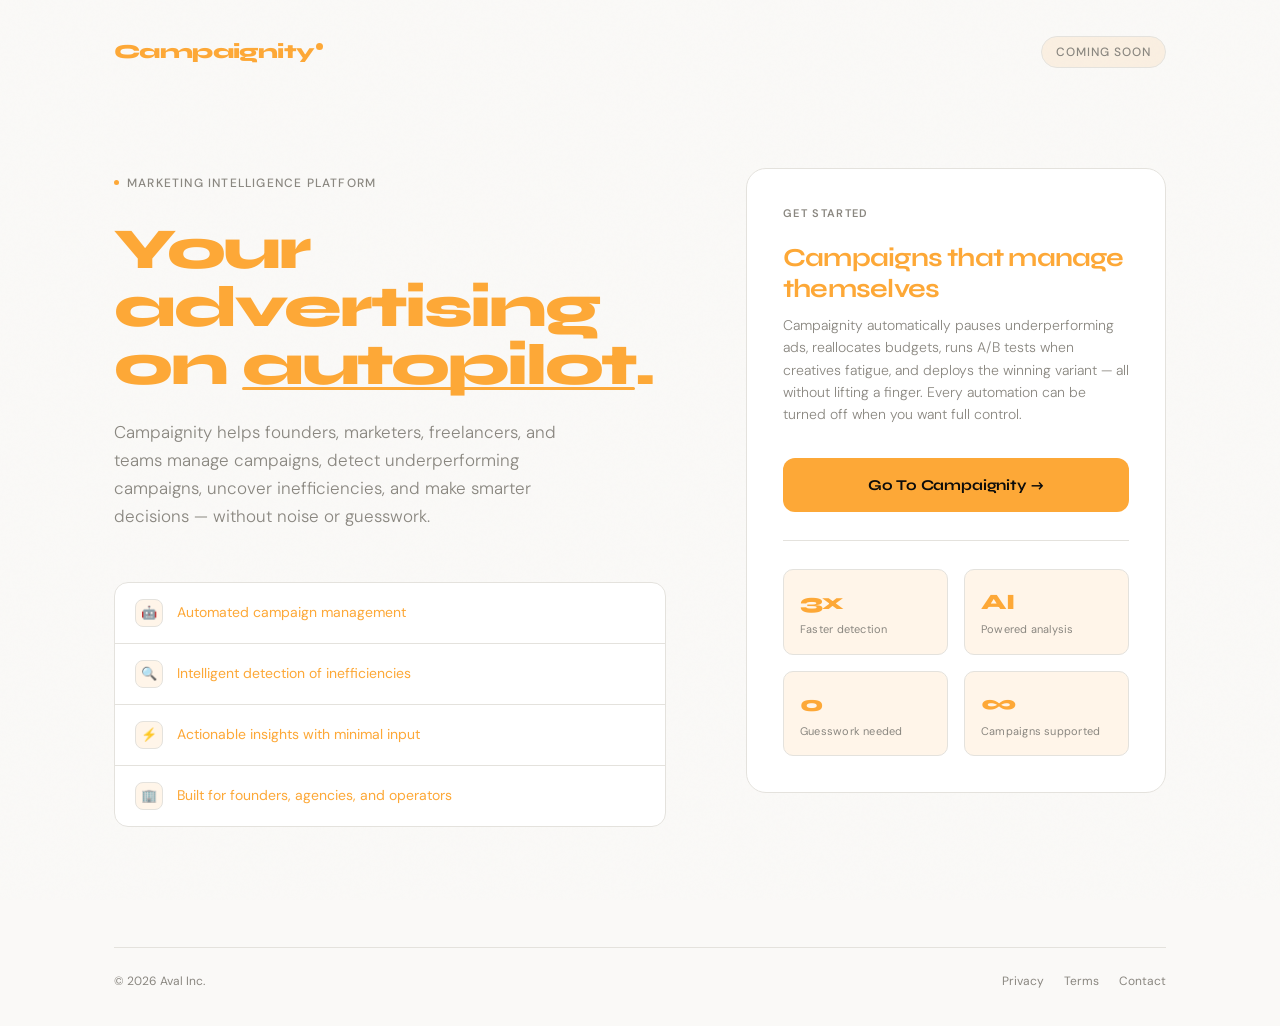
<file: products/campaignity/index.html>
<!DOCTYPE html>
<html lang="en">
<head>
  <meta charset="UTF-8" />
  <link rel="apple-touch-icon" sizes="180x180" href="../../icons/aval/apple-touch-icon.png">
  <link rel="icon" type="image/png" sizes="32x32" href="../../icons/aval/favicon-32x32.png">
  <link rel="icon" type="image/png" sizes="16x16" href="../../icons/aval/favicon-16x16.png">
  <link rel="manifest" href="../../icons/aval/site.webmanifest">
  <meta name="viewport" content="width=device-width, initial-scale=1.0" />
  <title>Campaignity – Clarity for Your Campaigns</title>
  <meta name="description" content="Campaignity helps founders, marketers, and teams analyze and optimize campaigns with clarity." />

  <link href="https://fonts.googleapis.com/css2?family=Syne:wght@400;500;600;700;800&family=DM+Sans:wght@300;400;500&display=swap" rel="stylesheet">

  <style>
    :root {
      --bg: #faf9f7;
      --fg: #FDA837;
      --muted: #8a8780;
      --border: #e4e2dd;
      --accent: #FDA837;
      --accent-tp: #fda7371c;
      --card-bg: #ffffff;
      --tag-bg: #fda7371c;
    }

    * { box-sizing: border-box; margin: 0; padding: 0; }

    body {
      font-family: 'DM Sans', sans-serif;
      background: var(--bg);
      color: var(--fg);
      line-height: 1.5;
      min-height: 100vh;
      overflow-x: hidden;
    }

    /* Subtle grain texture */
    body::before {
      content: '';
      position: fixed;
      inset: 0;
      background-image: url("data:image/svg+xml,%3Csvg viewBox='0 0 256 256' xmlns='http://www.w3.org/2000/svg'%3E%3Cfilter id='noise'%3E%3CfeTurbulence type='fractalNoise' baseFrequency='0.9' numOctaves='4' stitchTiles='stitch'/%3E%3C/filter%3E%3Crect width='100%25' height='100%25' filter='url(%23noise)' opacity='0.03'/%3E%3C/svg%3E");
      pointer-events: none;
      z-index: 0;
      opacity: 0.4;
    }

    .container {
      max-width: 1100px;
      margin: 0 auto;
      padding: 36px 24px;
      position: relative;
      z-index: 1;
    }

    /* Header */
    header {
      display: flex;
      justify-content: space-between;
      align-items: center;
      margin-bottom: 100px;
      animation: fadeDown 0.6s ease both;
    }

    .logo {
      font-family: 'Syne', sans-serif;
      font-weight: 800;
      font-size: 20px;
      letter-spacing: -0.03em;
      color: var(--fg);
    }

    .logo span {
      display: inline-block;
      width: 7px;
      height: 7px;
      background: var(--accent);
      border-radius: 50%;
      margin-left: 2px;
      vertical-align: super;
    }

    .nav-tag {
      font-size: 12px;
      font-weight: 500;
      letter-spacing: 0.08em;
      text-transform: uppercase;
      color: var(--muted);
      background: var(--tag-bg);
      padding: 6px 14px;
      border-radius: 100px;
      border: 1px solid var(--border);
    }

    /* Main layout */
    main {
      display: grid;
      grid-template-columns: 1fr 420px;
      gap: 80px;
      align-items: start;
    }

    /* Left */
    .left {
      animation: fadeUp 0.7s ease 0.1s both;
    }

    .eyebrow {
      display: inline-flex;
      align-items: center;
      gap: 8px;
      font-size: 12px;
      font-weight: 500;
      letter-spacing: 0.1em;
      text-transform: uppercase;
      color: var(--muted);
      margin-bottom: 28px;
    }

    .eyebrow-dot {
      width: 5px;
      height: 5px;
      border-radius: 50%;
      background: var(--accent);
    }

    h1 {
      font-family: 'Syne', sans-serif;
      font-size: 58px;
      font-weight: 800;
      line-height: 1.0;
      letter-spacing: -0.04em;
      margin-bottom: 24px;
      color: var(--fg);
    }

    h1 em {
      font-style: normal;
      position: relative;
      display: inline-block;
    }

    h1 em::after {
      content: '';
      position: absolute;
      bottom: 4px;
      left: 0;
      right: 0;
      height: 3px;
      background: var(--accent);
      border-radius: 2px;
      transform: scaleX(0);
      transform-origin: left;
      animation: underlineIn 0.5s ease 0.9s forwards;
    }

    .subtitle {
      font-size: 17px;
      color: var(--muted);
      max-width: 480px;
      margin-bottom: 52px;
      line-height: 1.65;
      font-weight: 300;
    }

    .features {
      display: grid;
      gap: 0;
      border: 1px solid var(--border);
      border-radius: 14px;
      overflow: hidden;
      background: var(--card-bg);
    }

    .feature {
      display: flex;
      align-items: center;
      gap: 14px;
      padding: 16px 20px;
      font-size: 14px;
      font-weight: 400;
      color: var(--fg);
      border-bottom: 1px solid var(--border);
      transition: background 0.15s ease;
    }

    .feature:last-child { border-bottom: none; }

    .feature:hover { background: var(--tag-bg); }

    .feature-icon {
      width: 28px;
      height: 28px;
      border-radius: 8px;
      background: var(--tag-bg);
      border: 1px solid var(--border);
      display: flex;
      align-items: center;
      justify-content: center;
      flex-shrink: 0;
      font-size: 13px;
    }

    /* Right card */
    .card {
      background: var(--card-bg);
      border: 1px solid var(--border);
      border-radius: 20px;
      padding: 36px;
      position: sticky;
      top: 36px;
      animation: fadeUp 0.7s ease 0.2s both;
    }

    .card-label {
      font-size: 11px;
      font-weight: 600;
      letter-spacing: 0.12em;
      text-transform: uppercase;
      color: var(--muted);
      margin-bottom: 20px;
    }

    .card h2 {
      font-family: 'Syne', sans-serif;
      font-size: 26px;
      font-weight: 700;
      letter-spacing: -0.03em;
      margin-bottom: 10px;
      line-height: 1.2;
    }

    .card p {
      color: var(--muted);
      font-size: 14px;
      margin-bottom: 32px;
      line-height: 1.6;
      font-weight: 300;
    }

    .cta-btn {
      display: block;
      width: 100%;
      padding: 16px 20px;
      border-radius: 12px;
      border: none;
      background: var(--accent);
      color: #0c0c0b;
      font-family: 'Syne', sans-serif;
      font-size: 15px;
      font-weight: 700;
      letter-spacing: -0.01em;
      cursor: pointer;
      text-align: center;
      text-decoration: none;
      transition: opacity 0.15s ease, transform 0.15s ease;
    }

    .cta-btn:hover {
      opacity: 0.88;
      transform: translateY(-1px);
    }

    .cta-btn:active {
      transform: translateY(0);
    }

    .divider {
      height: 1px;
      background: var(--border);
      margin: 28px 0;
    }

    .stats {
      display: grid;
      grid-template-columns: 1fr 1fr;
      gap: 16px;
    }

    .stat {
      padding: 16px;
      background: var(--tag-bg);
      border-radius: 10px;
      border: 1px solid var(--border);
    }

    .stat-num {
      font-family: 'Syne', sans-serif;
      font-size: 22px;
      font-weight: 800;
      letter-spacing: -0.03em;
      margin-bottom: 2px;
    }

    .stat-label {
      font-size: 11px;
      color: var(--muted);
      font-weight: 400;
      letter-spacing: 0.02em;
    }

    /* Footer */
    footer {
      margin-top: 120px;
      padding-top: 24px;
      border-top: 1px solid var(--border);
      display: flex;
      justify-content: space-between;
      align-items: center;
      font-size: 12px;
      color: var(--muted);
      animation: fadeUp 0.6s ease 0.4s both;
    }

    footer a {
      color: var(--muted);
      text-decoration: none;
      transition: color 0.15s;
    }

    footer a:hover { color: var(--fg); }

    .footer-links { display: flex; gap: 20px; }

    /* Animations */
    @keyframes fadeDown {
      from { opacity: 0; transform: translateY(-12px); }
      to { opacity: 1; transform: translateY(0); }
    }

    @keyframes fadeUp {
      from { opacity: 0; transform: translateY(16px); }
      to { opacity: 1; transform: translateY(0); }
    }

    @keyframes underlineIn {
      to { transform: scaleX(1); }
    }

    /* Responsive */
    @media (max-width: 860px) {
      main {
        grid-template-columns: 1fr;
        gap: 48px;
      }

      h1 { font-size: 42px; }

      .card { position: static; }

      header { margin-bottom: 60px; }
    }

    @media (max-width: 480px) {
      h1 { font-size: 34px; }
      .stats { grid-template-columns: 1fr 1fr; }
    }
  </style>
</head>
<body>
  <div class="container">
    <header>
      <div class="logo">Campaignity<span></span></div>
      <div class="nav-tag">Coming Soon</div>
    </header>

    <main>
      <section class="left">
        <div class="eyebrow">
          <span class="eyebrow-dot"></span>
          Marketing Intelligence Platform
        </div>

        <h1>Your advertising on <em>autopilot</em>.</h1>

        <p class="subtitle">
          Campaignity helps founders, marketers, freelancers, and teams manage campaigns, detect underperforming campaigns, uncover inefficiencies, and make smarter decisions — without noise or guesswork.
        </p>

        <div class="features">
          <div class="feature">
            <div class="feature-icon">🤖</div>
            Automated campaign management 
          </div>
          <div class="feature">
            <div class="feature-icon">🔍</div>
            Intelligent detection of inefficiencies
          </div>
          <div class="feature">
            <div class="feature-icon">⚡</div>
            Actionable insights with minimal input
          </div>
          <div class="feature">
            <div class="feature-icon">🏢</div>
            Built for founders, agencies, and operators
          </div>
        </div>
      </section>

      <aside class="card">
        <div class="card-label">Get Started</div>
        <h2>Campaigns that manage themselves</h2>
        <p>Campaignity automatically pauses underperforming ads, reallocates budgets, runs A/B tests when creatives fatigue, and deploys the winning variant — all without lifting a finger. Every automation can be turned off when you want full control.</p>

        <a href="https://campaignity.vercel.app" class="cta-btn">Go To Campaignity →</a>

        <div class="divider"></div>

        <div class="stats">
          <div class="stat">
            <div class="stat-num">3x</div>
            <div class="stat-label">Faster detection</div>
          </div>
          <div class="stat">
            <div class="stat-num">AI</div>
            <div class="stat-label">Powered analysis</div>
          </div>
          <div class="stat">
            <div class="stat-num">0</div>
            <div class="stat-label">Guesswork needed</div>
          </div>
          <div class="stat">
            <div class="stat-num">∞</div>
            <div class="stat-label">Campaigns supported</div>
          </div>
        </div>
      </aside>
    </main>

    <footer>
      <span>© 2026 Aval Inc.</span>
      <div class="footer-links">
        <a href="https://avalws.com/products/campaignity/privacy">Privacy</a>
        <a href="https://avalws.com/products/campaignity/terms">Terms</a>
        <a href="../../">Contact</a>
      </div>
      </footer>
      </div>
      </body>
      </html>
</file>
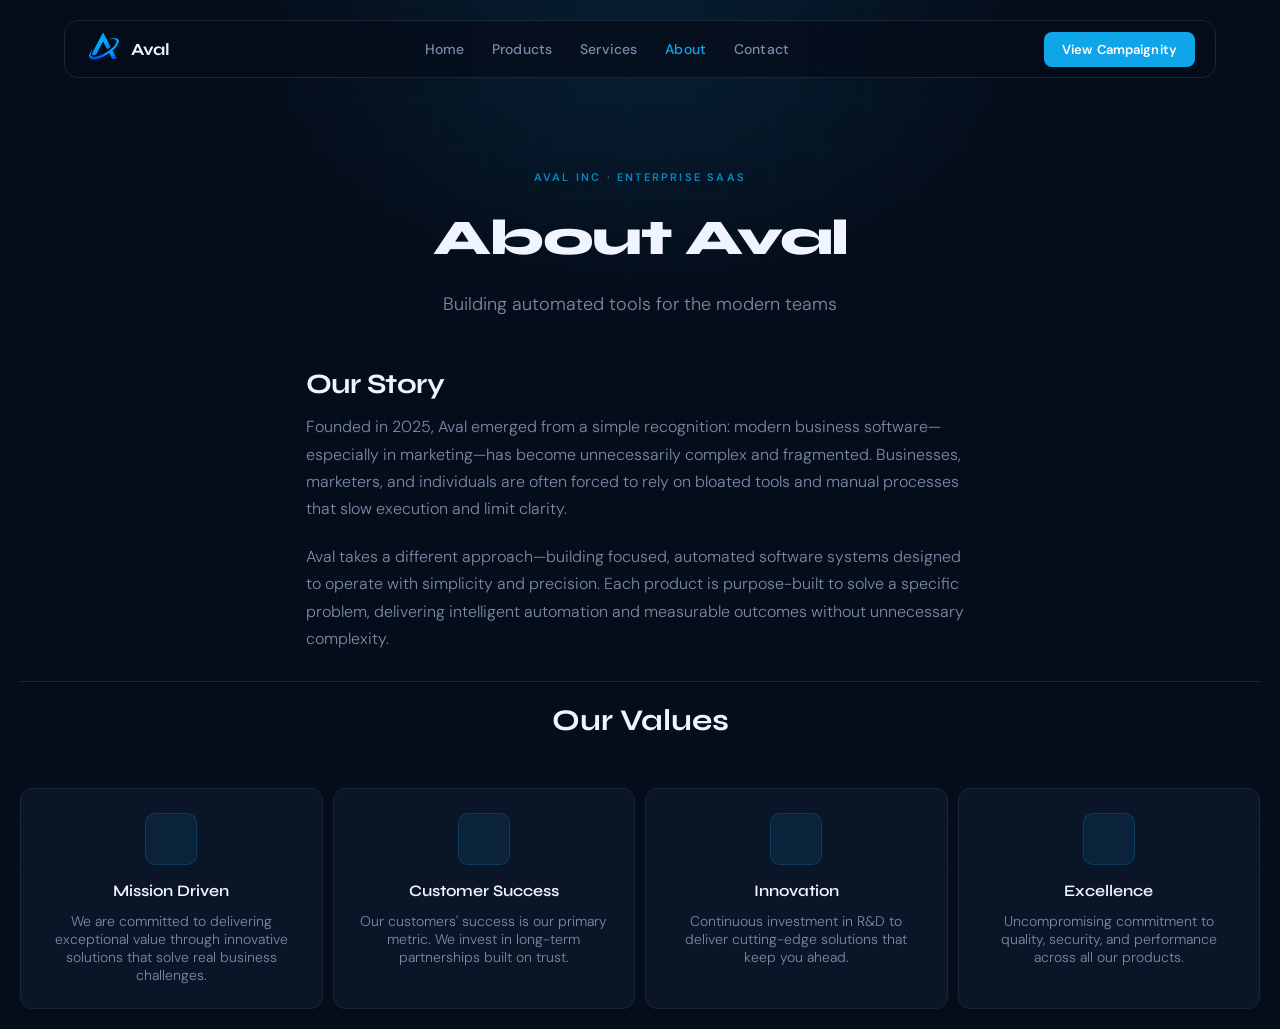
<file: about.html>
<!DOCTYPE html>
<html lang="en">
<head>
    <meta charset="UTF-8">
    <meta name="viewport" content="width=device-width, initial-scale=1.0">
    <title>Aval – Engineered for the Next Generation of Operators</title>

    <!-- SEO: Meta Description -->
    <meta name="description" content="Aval builds enterprise-grade SaaS automation systems designed to scale, optimize, and operate modern businesses without manual intervention.">

    <!-- SEO: Canonical Tag -->
    <link rel="canonical" href="https://avalws.com/">

    <!-- SEO: Open Graph (bonus) -->
    <meta property="og:title" content="Aval – Engineered for the Next Generation of Operators">
    <meta property="og:description" content="Aval builds enterprise-grade SaaS automation systems designed to scale, optimize, and operate modern businesses without manual intervention.">
    <meta property="og:url" content="https://avalws.com/">
    <meta property="og:type" content="website">

    <link rel="stylesheet" href="styles/main.css">
    <link rel="stylesheet" href="https://cdn.hugeicons.com/font/hgi-stroke-rounded.css" />
    <link rel="apple-touch-icon" sizes="180x180" href="icons/aval/apple-touch-icon.png">
    <link rel="icon" type="image/png" sizes="32x32" href="icons/aval/favicon-32x32.png">
    <link rel="icon" type="image/png" sizes="16x16" href="icons/aval/favicon-16x16.png">
</head>

<body>
    <div class="container">
        <div class="header">
            <div class="comp">
                <img src="logos/BGless-logo.png" alt="Aval Logo">
                <h3>Aval</h3>
            </div>

            <div class="navs">
                <ul>
                    <a href="./index.html"><li class="nav" data-view="home">Home</li></a>
                    <a href="./products.html"><li class="nav prod" data-view="products">Products</li></a>
                    <a href="./services/web-services.html"><li class="nav" data-view="products">Services</li></a>
                    <a href="./about.html"><li class="nav active" data-view="about">About</li></a>
                    <a href="./contact.html"><li class="nav" data-view="contact">Contact</li></a>
                </ul>
            </div>

            <div class="CTA">
                <button id="CTA" class="prod-btn">View Campaignity</button>
            </div>

            <div class="hamburger" id="hamburger">
                <span></span>
                <span></span>
                <span></span>
            </div>
        </div>
        <div class="content">
            <div class="main other">
                <h3 class="headline">
                    About Aval
                </h3>
                <p class="subheadline">
                    Building automated tools for the modern teams
                </p>
            </div>

            <div class="ourStory">
                <h3>Our Story</h3>
                <p>Founded in 2025, Aval emerged from a simple recognition: modern business software—especially in marketing—has become unnecessarily complex and fragmented. Businesses, marketers, and individuals are often forced to rely on bloated tools and manual processes that slow execution and limit clarity.</p>
                <br>
                <p>Aval takes a different approach—building focused, automated software systems designed to operate with simplicity and precision. Each product is purpose-built to solve a specific problem, delivering intelligent automation and measurable outcomes without unnecessary complexity.</p>
            </div>
            <div class="line"></div>
            <div class="values">
                <h3>Our Values</h3>
                <div class="vals">
                    <div class="val">
                        <span class="icon">
                            <i class="hgi hgi-stroke hgi-target-03"></i>
                        </span>
                        <h3>Mission Driven</h3>
                        <p>We are committed to delivering exceptional value through innovative solutions that solve real business challenges.</p>
                    </div>
                    <div class="val">
                        <span class="icon">
                            <i class="hgi hgi-stroke hgi-user-multiple"></i>
                        </span>
                        <h3>Customer Success</h3>
                        <p>Our customers' success is our primary metric. We invest in long-term partnerships built on trust.</p>
                    </div>
                    <div class="val">
                        <span class="icon">
                            <i class="hgi hgi-stroke hgi-idea"></i>
                        </span>
                        <h3>Innovation</h3>
                        <p>Continuous investment in R&D to deliver cutting-edge solutions that keep you ahead.</p>
                    </div>
                    <div class="val">
                        <span class="icon">
                            <i class="hgi hgi-stroke hgi-stars"></i>
                        </span>
                        <h3>Excellence</h3>
                        <p>Uncompromising commitment to quality, security, and performance across all our products.</p>
                    </div>
                </div>
            </div>
        </div>
    </div>
</body>
</html>
</file>
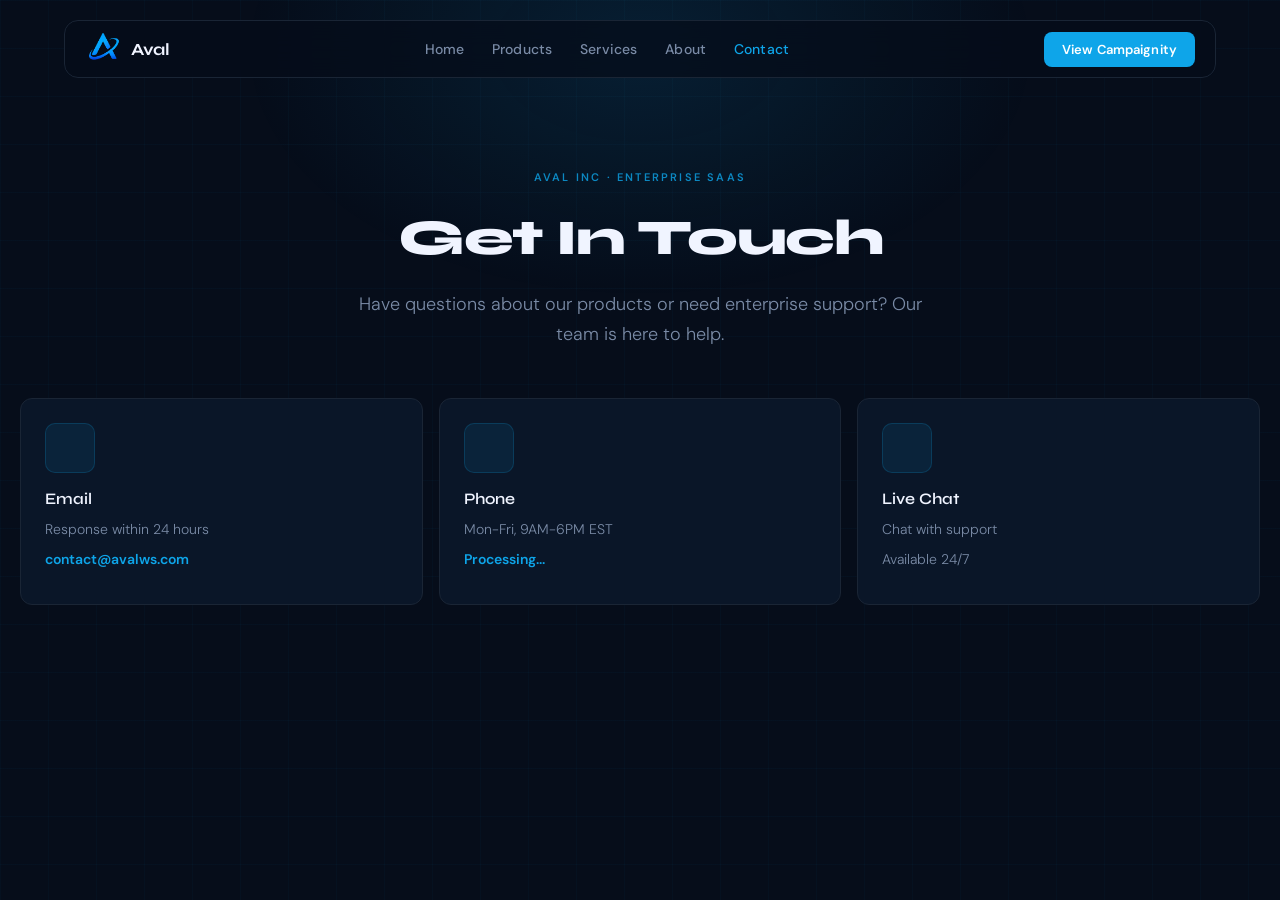
<file: contact.html>
<!DOCTYPE html>
<html lang="en">
<head>
    <meta charset="UTF-8">
    <meta name="viewport" content="width=device-width, initial-scale=1.0">
    <title>Aval – Engineered for the Next Generation of Operators</title>

    <!-- SEO: Meta Description -->
    <meta name="description" content="Aval builds enterprise-grade SaaS automation systems designed to scale, optimize, and operate modern businesses without manual intervention.">

    <!-- SEO: Canonical Tag -->
    <link rel="canonical" href="https://avalws.com/">

    <!-- SEO: Open Graph (bonus) -->
    <meta property="og:title" content="Aval – Engineered for the Next Generation of Operators">
    <meta property="og:description" content="Aval builds enterprise-grade SaaS automation systems designed to scale, optimize, and operate modern businesses without manual intervention.">
    <meta property="og:url" content="https://avalws.com/">
    <meta property="og:type" content="website">

    <link rel="stylesheet" href="styles/main.css">
    <link rel="stylesheet" href="https://cdn.hugeicons.com/font/hgi-stroke-rounded.css" />
    <link rel="apple-touch-icon" sizes="180x180" href="icons/aval/apple-touch-icon.png">
    <link rel="icon" type="image/png" sizes="32x32" href="icons/aval/favicon-32x32.png">
    <link rel="icon" type="image/png" sizes="16x16" href="icons/aval/favicon-16x16.png">
</head>

<body>
    <div class="container">
        <div class="header">
            <div class="comp">
                <img src="logos/BGless-logo.png" alt="Aval Logo">
                <h3>Aval</h3>
            </div>

            <div class="navs">
                <ul>
                    <a href="./index.html"><li class="nav" data-view="home">Home</li></a>
                    <a href="./products.html"><li class="nav prod" data-view="products">Products</li></a>
                    <a href="./services/web-services.html"><li class="nav" data-view="products">Services</li></a>
                    <a href="./about.html"><li class="nav" data-view="about">About</li></a>
                    <a href="#"><li class="nav active" data-view="contact">Contact</li></a>
                </ul>
            </div>

            <div class="CTA">
                <button id="CTA" class="prod-btn">View Campaignity</button>
            </div>

            <div class="hamburger" id="hamburger">
                <span></span>
                <span></span>
                <span></span>
            </div>
        </div>
        <div class="content">
            <div class="main other">
                <h3 class="headline">
                    Get In Touch
                </h3>
                <p class="subheadline">
                    Have questions about our products or need enterprise support? Our team is here to help.
                </p>
            </div>

            <div class="contactInfo">
                <div class="card">
                    <span class="icon">
                        <i class="hgi hgi-stroke hgi-mail-01"></i>
                    </span>
                    <h3>Email</h3>
                    <p>Response within 24 hours</p>
                    <p class="info">contact@avalws.com</p>
                </div>
                <div class="card">
                    <span class="icon">
                        <i class="hgi hgi-stroke hgi-call-02"></i>
                    </span>
                    <h3>Phone</h3>
                    <p>Mon-Fri, 9AM-6PM EST</p>
                    <p class="info">Processing...</p>
                </div>
                <div class="card">
                    <span class="icon">
                        <i class="hgi hgi-stroke hgi-message-01"></i>
                    </span>
                    <h3>Live Chat</h3>
                    <p>Chat with support</p>
                    <p class="link">Available 24/7</p>
                </div>
            </div>
        </div>
    </div>
</body>
</html>
</file>
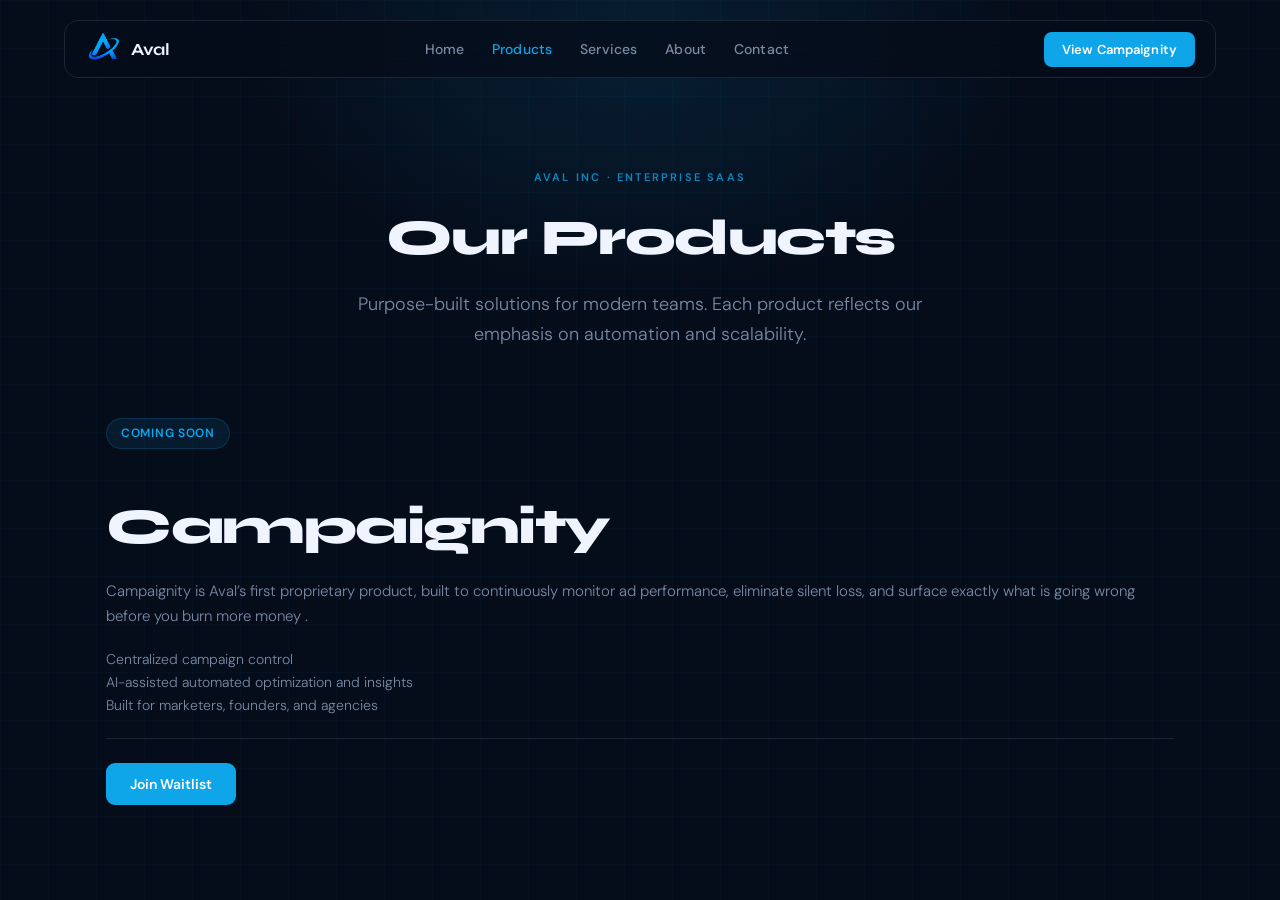
<file: products.html>
<!DOCTYPE html>
<html lang="en">
<head>
    <meta charset="UTF-8">
    <meta name="viewport" content="width=device-width, initial-scale=1.0">
    <title>Aval – Engineered for the Next Generation of Operators</title>

    <!-- SEO: Meta Description -->
    <meta name="description" content="Aval builds enterprise-grade SaaS automation systems designed to scale, optimize, and operate modern businesses without manual intervention.">

    <!-- SEO: Canonical Tag -->
    <link rel="canonical" href="https://avalws.com/">

    <!-- SEO: Open Graph (bonus) -->
    <meta property="og:title" content="Aval – Engineered for the Next Generation of Operators">
    <meta property="og:description" content="Aval builds enterprise-grade SaaS automation systems designed to scale, optimize, and operate modern businesses without manual intervention.">
    <meta property="og:url" content="https://avalws.com/">
    <meta property="og:type" content="website">

    <link rel="stylesheet" href="styles/main.css">
    <link rel="stylesheet" href="https://cdn.hugeicons.com/font/hgi-stroke-rounded.css" />
    <link rel="apple-touch-icon" sizes="180x180" href="icons/aval/apple-touch-icon.png">
    <link rel="icon" type="image/png" sizes="32x32" href="icons/aval/favicon-32x32.png">
    <link rel="icon" type="image/png" sizes="16x16" href="icons/aval/favicon-16x16.png">
</head>

<body>
    <div class="container">
        <div class="header">
            <div class="comp">
                <img src="logos/BGless-logo.png" alt="Aval Logo">
                <h3>Aval</h3>
            </div>

            <div class="navs">
                <ul>
                    <a href="./index.html"><li class="nav" data-view="home">Home</li></a>
                    <a href="#"><li class="nav active" data-view="products">Products</li></a>
                    <a href="./services/web-services.html"><li class="nav" data-view="products">Services</li></a>
                    <a href="./about.html"><li class="nav" data-view="about">About</li></a>
                    <a href="./contact.html"><li class="nav" data-view="contact">Contact</li></a> 
                </ul>
            </div>

            <div class="CTA">
                <button id="CTA" class="prod-btn">View Campaignity</button>
            </div>

            <div class="hamburger" id="hamburger">
                <span></span>
                <span></span>
                <span></span>
            </div>
        </div>
        <div class="content">
            <div class="main other">
                <h3 class="headline">
                    Our Products
                </h3>
                <p class="subheadline">
                    Purpose-built solutions for modern teams. Each product reflects our emphasis on automation and scalability.
                </p>
            </div>

            <div class="products">
                <div class="prod Campaignity">
                    <div class="desc">
                        <span class="stat">Coming Soon</span>
                        <h3>Campaignity</h3>
                        <p>Campaignity is Aval’s first proprietary product, built to continuously monitor ad performance, eliminate silent loss, and surface exactly what is going wrong before you burn more money .</p>
                        <div class="prodDets">
                            <li>Centralized campaign control</li>
                            <li>AI-assisted automated optimization and insights</li>
                            <li>Built for marketers, founders, and agencies</li>
                        </div>
                        <div class="button">
                            <a href="../products/campaignity"><button id="JWaitlist">Join Waitlist</button></a>
                        </div>
                    </div>
                </div>
            </div>
        </div>
    </div>
</body>
</html>
</file>
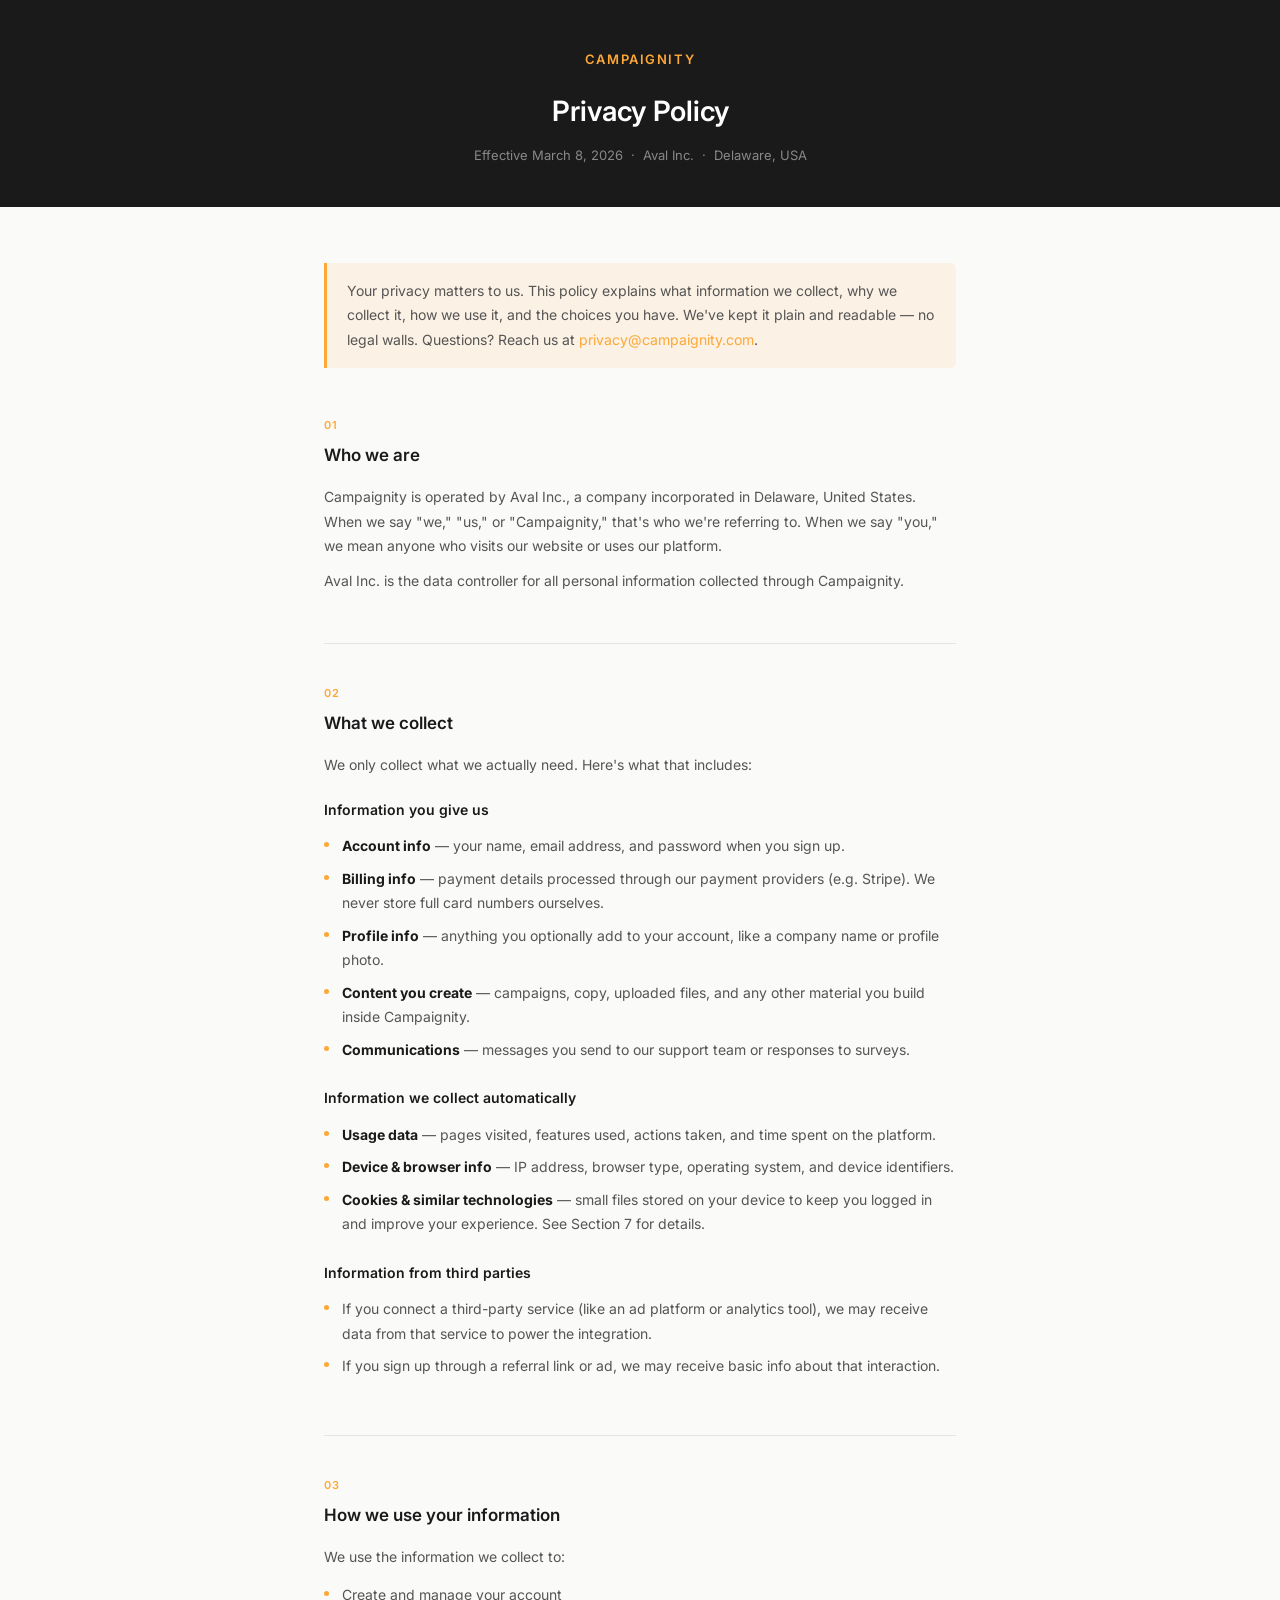
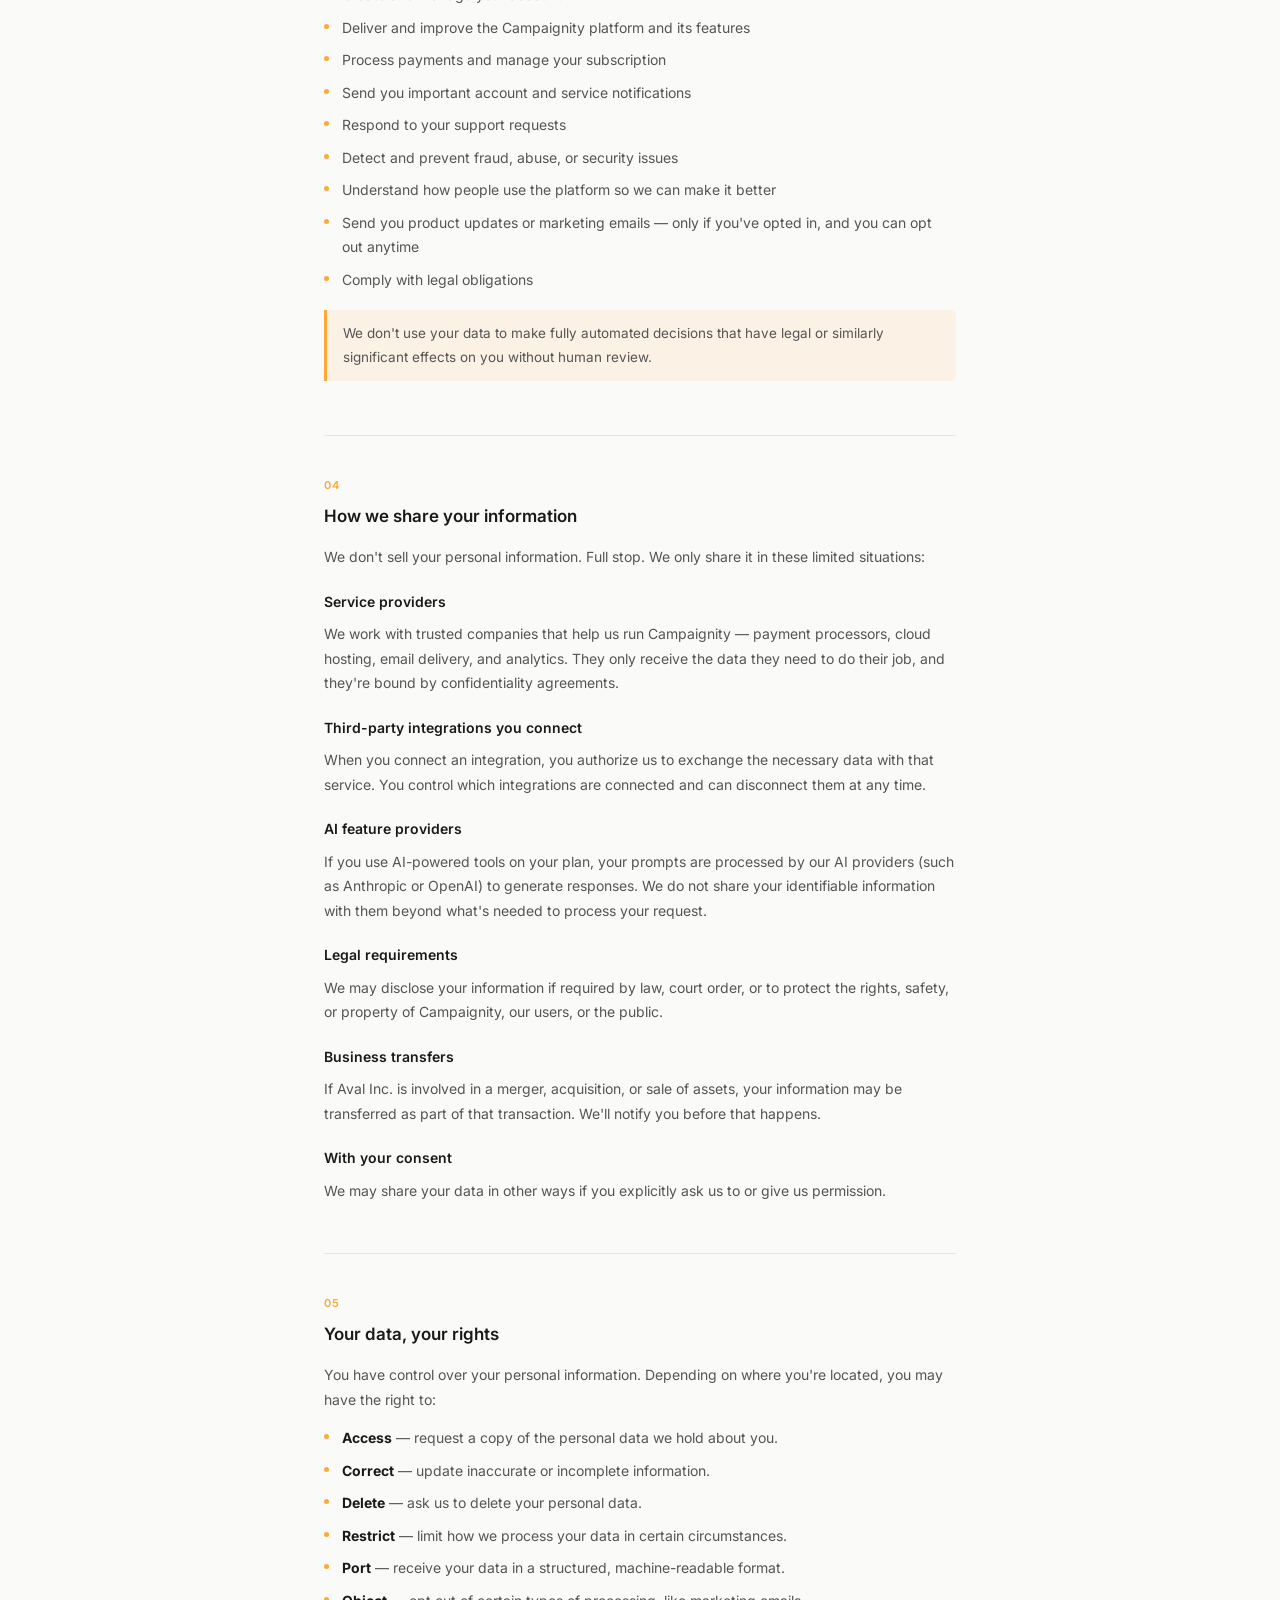
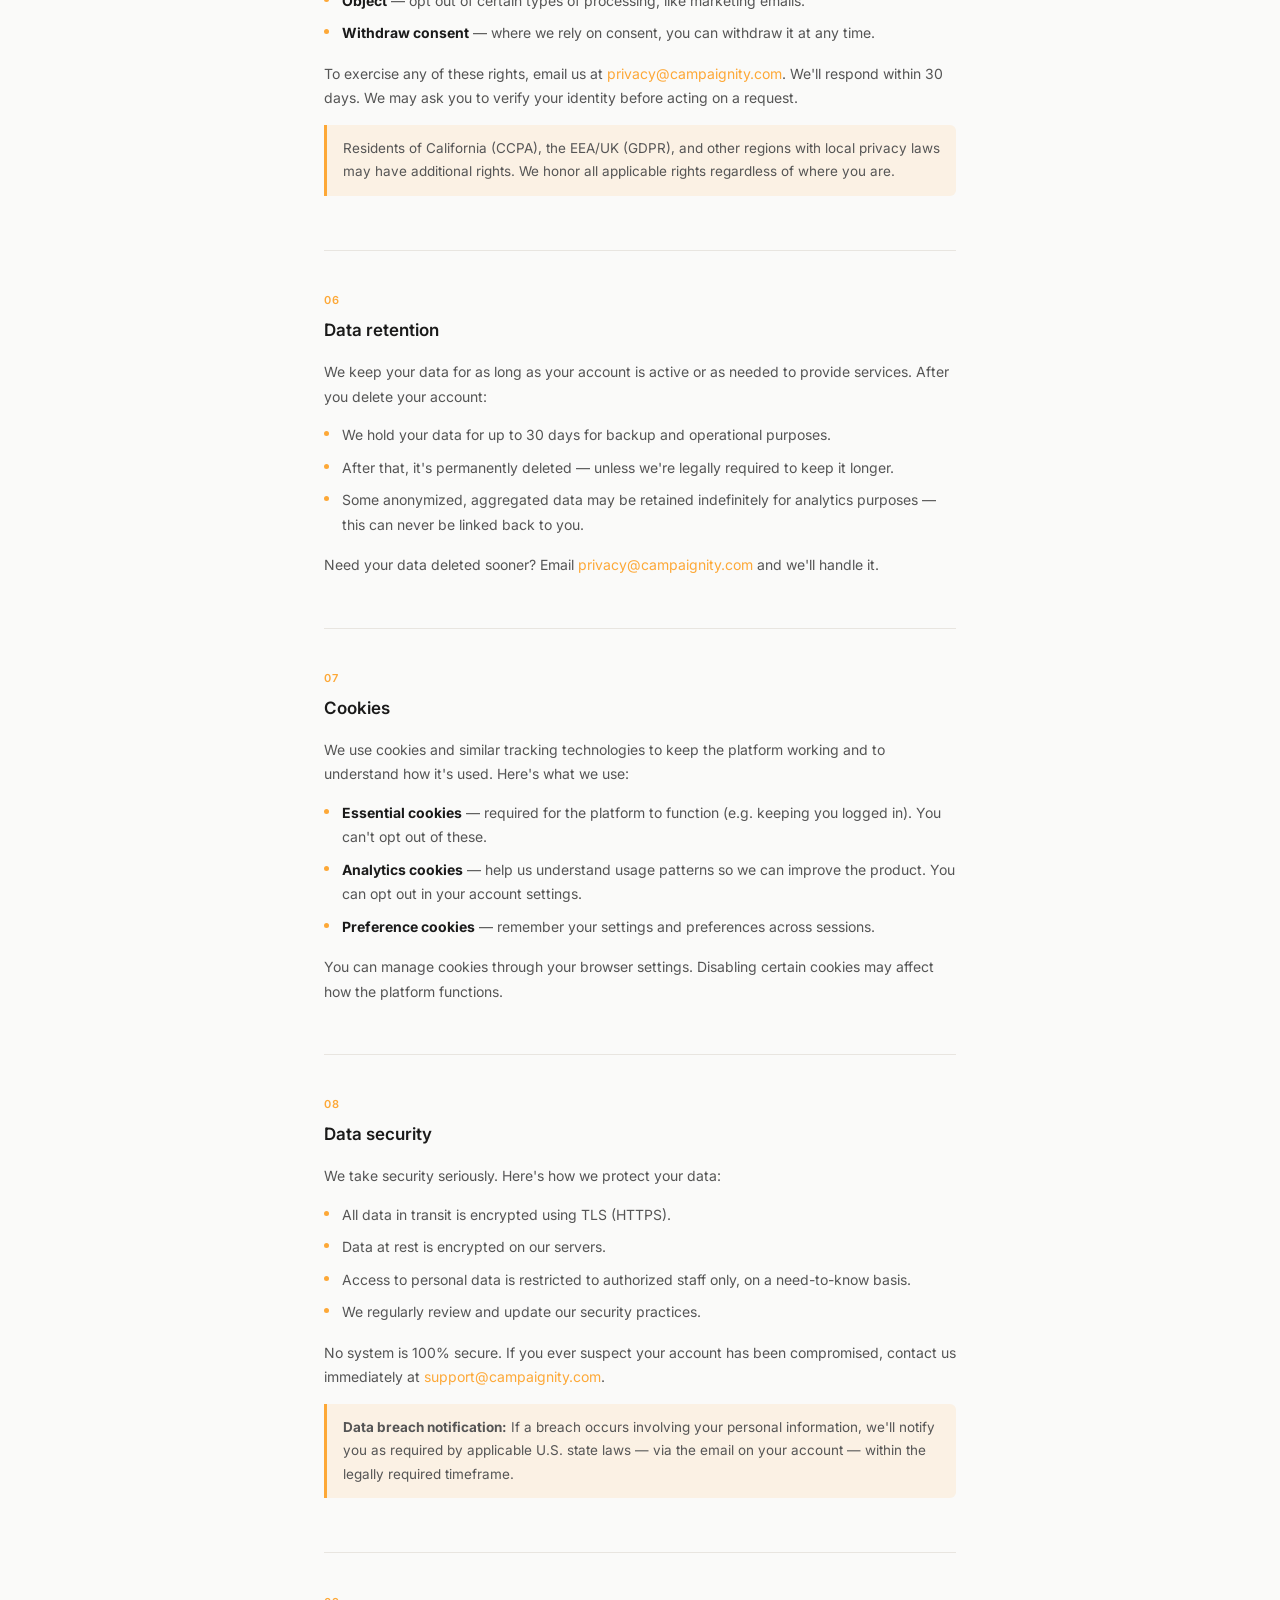
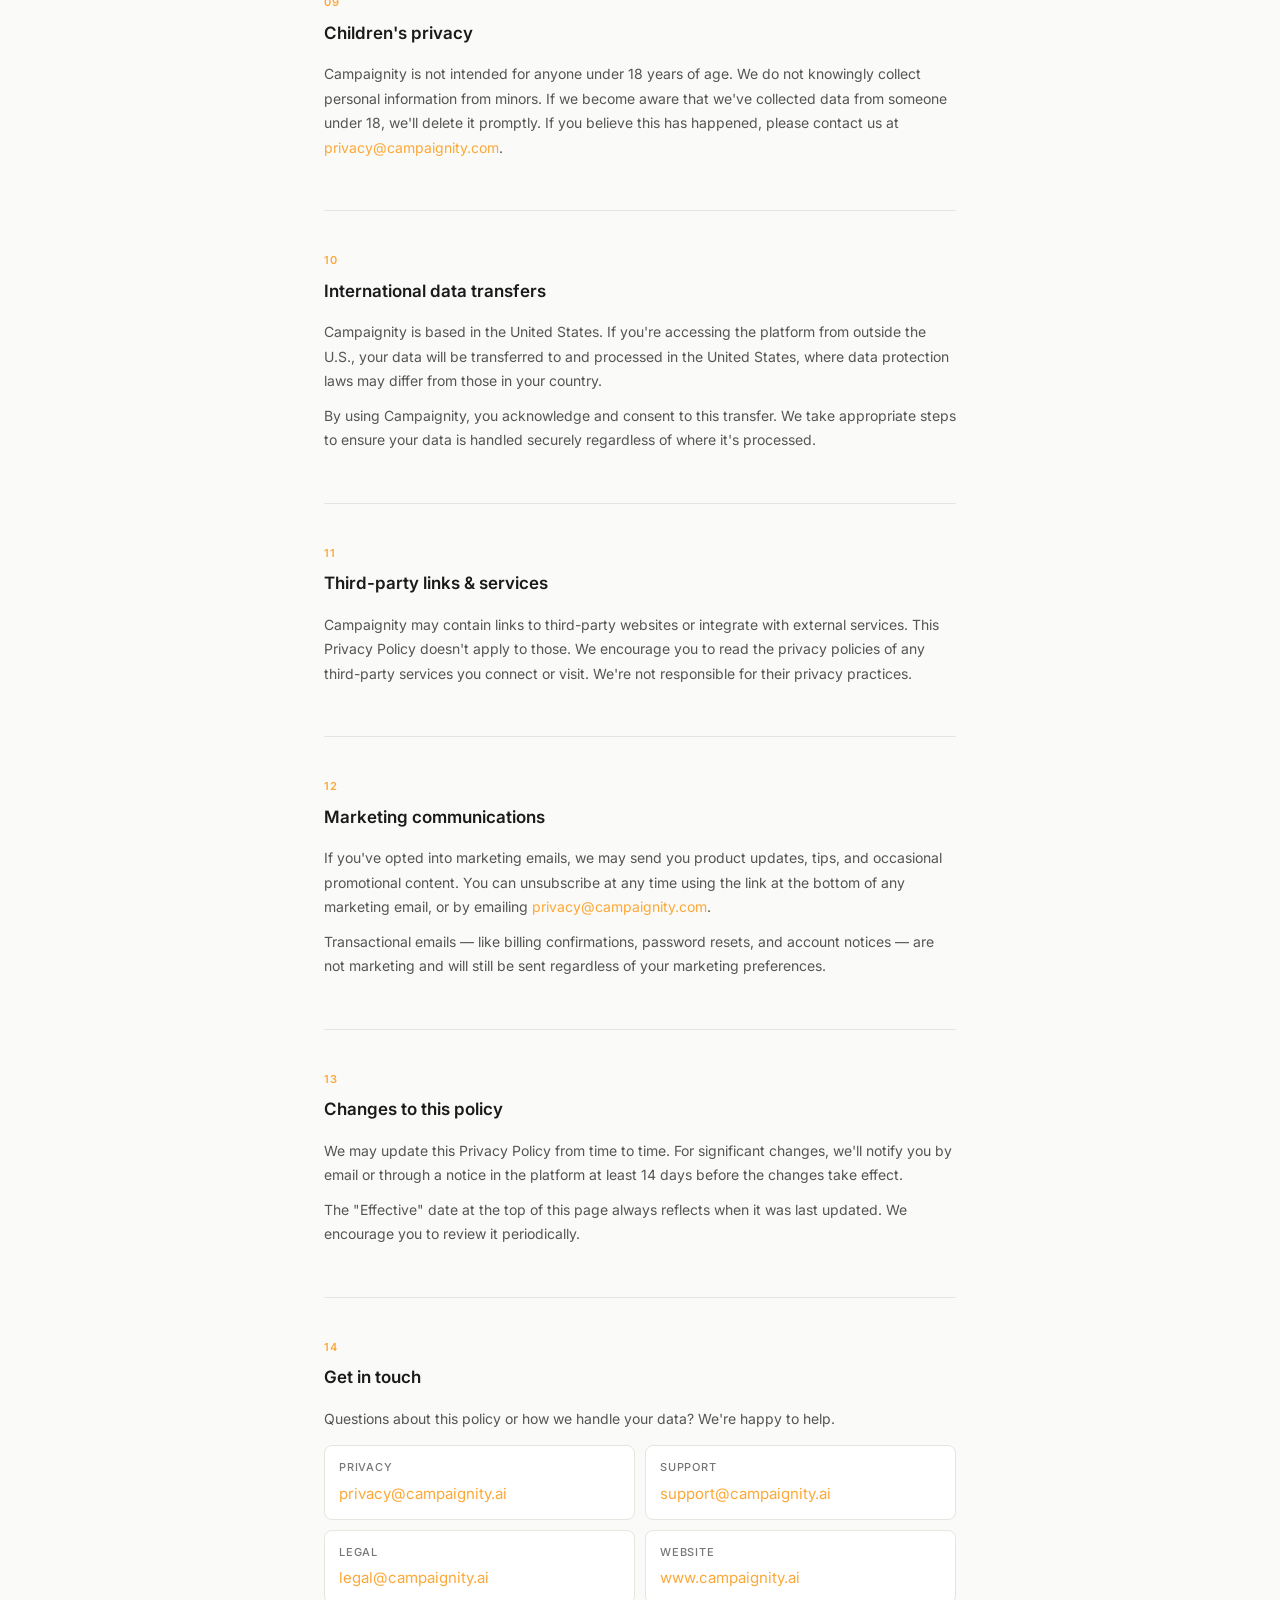
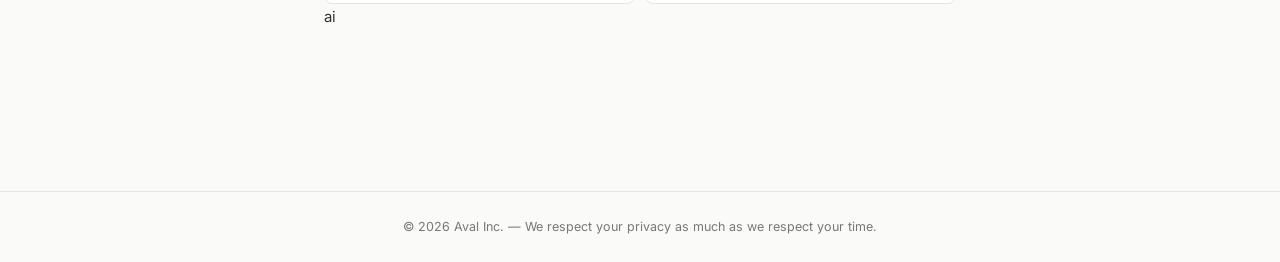
<file: products/campaignity/privacy.html>
<!DOCTYPE html>
<html lang="en">
<head>
  <meta charset="UTF-8" />
  <meta name="viewport" content="width=device-width, initial-scale=1.0" />
  <link rel="apple-touch-icon" sizes="180x180" href="../../icons/apple-touch-icon.png">
  <link rel="icon" type="image/png" sizes="32x32" href="../../icons/favicon-32x32.png">
  <link rel="icon" type="image/png" sizes="16x16" href="../../icons/favicon-16x16.png">
  <link rel="manifest" href="../../icons/site.webmanifest">
  <title>Privacy Policy — Campaignity</title>
  <link rel="preconnect" href="https://fonts.googleapis.com" />
  <link href="https://fonts.googleapis.com/css2?family=Inter:wght@400;500;600&display=swap" rel="stylesheet" />
  <style>
    :root {
      --orange: #FDA837;
      --orange-tp: #fda7371c;
      --dark: #1a1a1a;
      --body-bg: #fafaf9;
      --text: #333;
      --muted: #777;
      --border: #e8e5e0;
    }

    * { box-sizing: border-box; margin: 0; padding: 0; }

    body {
      background: var(--body-bg);
      font-family: 'Inter', sans-serif;
      font-size: 15px;
      color: var(--text);
      line-height: 1.75;
    }

    /* Header */
    header {
      background: var(--dark);
      padding: 48px 24px 40px;
      text-align: center;
    }

    header .logo {
      font-size: 13px;
      font-weight: 600;
      letter-spacing: 0.12em;
      text-transform: uppercase;
      color: var(--orange);
      margin-bottom: 16px;
    }

    header h1 {
      font-size: 28px;
      font-weight: 600;
      color: #fff;
      margin-bottom: 8px;
    }

    header p {
      font-size: 13px;
      color: #888;
    }

    /* Progress */
    #progress {
      height: 3px;
      width: 0%;
      background: var(--orange);
      position: fixed;
      top: 0;
      left: 0;
      z-index: 100;
      transition: width 0.1s linear;
    }

    /* Main */
    main {
      max-width: 680px;
      margin: 0 auto;
      padding: 56px 24px 80px;
    }

    /* Intro */
    .intro {
      background: var(--orange-tp);
      border-left: 3px solid var(--orange);
      padding: 16px 20px;
      border-radius: 0 6px 6px 0;
      margin-bottom: 48px;
      font-size: 14px;
      color: #555;
    }

    /* Section */
    .section {
      margin-bottom: 40px;
      padding-bottom: 40px;
      border-bottom: 1px solid var(--border);
    }

    .section:last-of-type { border-bottom: none; }

    .section-num {
      font-size: 11px;
      font-weight: 600;
      letter-spacing: 0.1em;
      text-transform: uppercase;
      color: var(--orange);
      margin-bottom: 6px;
    }

    .section h2 {
      font-size: 17px;
      font-weight: 600;
      color: var(--dark);
      margin-bottom: 14px;
    }

    .section h3 {
      font-size: 14px;
      font-weight: 600;
      color: var(--dark);
      margin: 20px 0 8px;
    }

    .section p {
      font-size: 14px;
      color: #555;
      margin-bottom: 10px;
    }

    .section ul {
      list-style: none;
      margin: 8px 0 12px;
    }

    .section ul li {
      font-size: 14px;
      color: #555;
      padding: 4px 0 4px 18px;
      position: relative;
    }

    .section ul li::before {
      content: '';
      width: 5px;
      height: 5px;
      background: var(--orange);
      border-radius: 50%;
      position: absolute;
      left: 0;
      top: 12px;
    }

    .note {
      background: var(--orange-tp);
      border-left: 3px solid var(--orange);
      padding: 12px 16px;
      border-radius: 0 6px 6px 0;
      font-size: 13.5px;
      color: #555;
      margin: 14px 0;
    }

    a { color: var(--orange); text-decoration: none; }
    a:hover { text-decoration: underline; }

    /* Contact */
    .contact-grid {
      display: grid;
      grid-template-columns: 1fr 1fr;
      gap: 10px;
      margin-top: 14px;
    }

    @media (max-width: 480px) { .contact-grid { grid-template-columns: 1fr; } }

    .contact-item {
      background: #fff;
      border: 1px solid var(--border);
      border-radius: 8px;
      padding: 12px 14px;
    }

    .contact-item span {
      display: block;
      font-size: 11px;
      font-weight: 500;
      letter-spacing: 0.07em;
      text-transform: uppercase;
      color: var(--muted);
      margin-bottom: 3px;
    }

    /* Footer */
    footer {
      text-align: center;
      padding: 24px;
      font-size: 12.5px;
      color: var(--muted);
      border-top: 1px solid var(--border);
    }
  </style>
</head>
<body>

<div id="progress"></div>

<header>
  <div class="logo">Campaignity</div>
  <h1>Privacy Policy</h1>
  <p>Effective March 8, 2026 &nbsp;·&nbsp; Aval Inc. &nbsp;·&nbsp; Delaware, USA</p>
</header>

<main>

  <div class="intro">
    Your privacy matters to us. This policy explains what information we collect, why we collect it, how we use it, and the choices you have. We've kept it plain and readable — no legal walls. Questions? Reach us at <a href="mailto:privacy@campaignity.com">privacy@campaignity.com</a>.
  </div>

  <div class="section">
    <div class="section-num">01</div>
    <h2>Who we are</h2>
    <p>Campaignity is operated by Aval Inc., a company incorporated in Delaware, United States. When we say "we," "us," or "Campaignity," that's who we're referring to. When we say "you," we mean anyone who visits our website or uses our platform.</p>
    <p>Aval Inc. is the data controller for all personal information collected through Campaignity.</p>
  </div>

  <div class="section">
    <div class="section-num">02</div>
    <h2>What we collect</h2>
    <p>We only collect what we actually need. Here's what that includes:</p>

    <h3>Information you give us</h3>
    <ul>
      <li><strong style="color: var(--dark);">Account info</strong> — your name, email address, and password when you sign up.</li>
      <li><strong style="color: var(--dark);">Billing info</strong> — payment details processed through our payment providers (e.g. Stripe). We never store full card numbers ourselves.</li>
      <li><strong style="color: var(--dark);">Profile info</strong> — anything you optionally add to your account, like a company name or profile photo.</li>
      <li><strong style="color: var(--dark);">Content you create</strong> — campaigns, copy, uploaded files, and any other material you build inside Campaignity.</li>
      <li><strong style="color: var(--dark);">Communications</strong> — messages you send to our support team or responses to surveys.</li>
    </ul>

    <h3>Information we collect automatically</h3>
    <ul>
      <li><strong style="color: var(--dark);">Usage data</strong> — pages visited, features used, actions taken, and time spent on the platform.</li>
      <li><strong style="color: var(--dark);">Device &amp; browser info</strong> — IP address, browser type, operating system, and device identifiers.</li>
      <li><strong style="color: var(--dark);">Cookies &amp; similar technologies</strong> — small files stored on your device to keep you logged in and improve your experience. See Section 7 for details.</li>
    </ul>

    <h3>Information from third parties</h3>
    <ul>
      <li>If you connect a third-party service (like an ad platform or analytics tool), we may receive data from that service to power the integration.</li>
      <li>If you sign up through a referral link or ad, we may receive basic info about that interaction.</li>
    </ul>
  </div>

  <div class="section">
    <div class="section-num">03</div>
    <h2>How we use your information</h2>
    <p>We use the information we collect to:</p>
    <ul>
      <li>Create and manage your account</li>
      <li>Deliver and improve the Campaignity platform and its features</li>
      <li>Process payments and manage your subscription</li>
      <li>Send you important account and service notifications</li>
      <li>Respond to your support requests</li>
      <li>Detect and prevent fraud, abuse, or security issues</li>
      <li>Understand how people use the platform so we can make it better</li>
      <li>Send you product updates or marketing emails — only if you've opted in, and you can opt out anytime</li>
      <li>Comply with legal obligations</li>
    </ul>
    <div class="note">We don't use your data to make fully automated decisions that have legal or similarly significant effects on you without human review.</div>
  </div>

  <div class="section">
    <div class="section-num">04</div>
    <h2>How we share your information</h2>
    <p>We don't sell your personal information. Full stop. We only share it in these limited situations:</p>

    <h3>Service providers</h3>
    <p>We work with trusted companies that help us run Campaignity — payment processors, cloud hosting, email delivery, and analytics. They only receive the data they need to do their job, and they're bound by confidentiality agreements.</p>

    <h3>Third-party integrations you connect</h3>
    <p>When you connect an integration, you authorize us to exchange the necessary data with that service. You control which integrations are connected and can disconnect them at any time.</p>

    <h3>AI feature providers</h3>
    <p>If you use AI-powered tools on your plan, your prompts are processed by our AI providers (such as Anthropic or OpenAI) to generate responses. We do not share your identifiable information with them beyond what's needed to process your request.</p>

    <h3>Legal requirements</h3>
    <p>We may disclose your information if required by law, court order, or to protect the rights, safety, or property of Campaignity, our users, or the public.</p>

    <h3>Business transfers</h3>
    <p>If Aval Inc. is involved in a merger, acquisition, or sale of assets, your information may be transferred as part of that transaction. We'll notify you before that happens.</p>

    <h3>With your consent</h3>
    <p>We may share your data in other ways if you explicitly ask us to or give us permission.</p>
  </div>

  <div class="section">
    <div class="section-num">05</div>
    <h2>Your data, your rights</h2>
    <p>You have control over your personal information. Depending on where you're located, you may have the right to:</p>
    <ul>
      <li><strong style="color: var(--dark);">Access</strong> — request a copy of the personal data we hold about you.</li>
      <li><strong style="color: var(--dark);">Correct</strong> — update inaccurate or incomplete information.</li>
      <li><strong style="color: var(--dark);">Delete</strong> — ask us to delete your personal data.</li>
      <li><strong style="color: var(--dark);">Restrict</strong> — limit how we process your data in certain circumstances.</li>
      <li><strong style="color: var(--dark);">Port</strong> — receive your data in a structured, machine-readable format.</li>
      <li><strong style="color: var(--dark);">Object</strong> — opt out of certain types of processing, like marketing emails.</li>
      <li><strong style="color: var(--dark);">Withdraw consent</strong> — where we rely on consent, you can withdraw it at any time.</li>
    </ul>
    <p>To exercise any of these rights, email us at <a href="mailto:privacy@campaignity.com">privacy@campaignity.com</a>. We'll respond within 30 days. We may ask you to verify your identity before acting on a request.</p>
    <div class="note">Residents of California (CCPA), the EEA/UK (GDPR), and other regions with local privacy laws may have additional rights. We honor all applicable rights regardless of where you are.</div>
  </div>

  <div class="section">
    <div class="section-num">06</div>
    <h2>Data retention</h2>
    <p>We keep your data for as long as your account is active or as needed to provide services. After you delete your account:</p>
    <ul>
      <li>We hold your data for up to 30 days for backup and operational purposes.</li>
      <li>After that, it's permanently deleted — unless we're legally required to keep it longer.</li>
      <li>Some anonymized, aggregated data may be retained indefinitely for analytics purposes — this can never be linked back to you.</li>
    </ul>
    <p>Need your data deleted sooner? Email <a href="mailto:privacy@campaignity.com">privacy@campaignity.com</a> and we'll handle it.</p>
  </div>

  <div class="section">
    <div class="section-num">07</div>
    <h2>Cookies</h2>
    <p>We use cookies and similar tracking technologies to keep the platform working and to understand how it's used. Here's what we use:</p>
    <ul>
      <li><strong style="color: var(--dark);">Essential cookies</strong> — required for the platform to function (e.g. keeping you logged in). You can't opt out of these.</li>
      <li><strong style="color: var(--dark);">Analytics cookies</strong> — help us understand usage patterns so we can improve the product. You can opt out in your account settings.</li>
      <li><strong style="color: var(--dark);">Preference cookies</strong> — remember your settings and preferences across sessions.</li>
    </ul>
    <p>You can manage cookies through your browser settings. Disabling certain cookies may affect how the platform functions.</p>
  </div>

  <div class="section">
    <div class="section-num">08</div>
    <h2>Data security</h2>
    <p>We take security seriously. Here's how we protect your data:</p>
    <ul>
      <li>All data in transit is encrypted using TLS (HTTPS).</li>
      <li>Data at rest is encrypted on our servers.</li>
      <li>Access to personal data is restricted to authorized staff only, on a need-to-know basis.</li>
      <li>We regularly review and update our security practices.</li>
    </ul>
    <p>No system is 100% secure. If you ever suspect your account has been compromised, contact us immediately at <a href="mailto:support@campaignity.com">support@campaignity.com</a>.</p>
    <div class="note"><strong>Data breach notification:</strong> If a breach occurs involving your personal information, we'll notify you as required by applicable U.S. state laws — via the email on your account — within the legally required timeframe.</div>
  </div>

  <div class="section">
    <div class="section-num">09</div>
    <h2>Children's privacy</h2>
    <p>Campaignity is not intended for anyone under 18 years of age. We do not knowingly collect personal information from minors. If we become aware that we've collected data from someone under 18, we'll delete it promptly. If you believe this has happened, please contact us at <a href="mailto:privacy@campaignity.com">privacy@campaignity.com</a>.</p>
  </div>

  <div class="section">
    <div class="section-num">10</div>
    <h2>International data transfers</h2>
    <p>Campaignity is based in the United States. If you're accessing the platform from outside the U.S., your data will be transferred to and processed in the United States, where data protection laws may differ from those in your country.</p>
    <p>By using Campaignity, you acknowledge and consent to this transfer. We take appropriate steps to ensure your data is handled securely regardless of where it's processed.</p>
  </div>

  <div class="section">
    <div class="section-num">11</div>
    <h2>Third-party links &amp; services</h2>
    <p>Campaignity may contain links to third-party websites or integrate with external services. This Privacy Policy doesn't apply to those. We encourage you to read the privacy policies of any third-party services you connect or visit. We're not responsible for their privacy practices.</p>
  </div>

  <div class="section">
    <div class="section-num">12</div>
    <h2>Marketing communications</h2>
    <p>If you've opted into marketing emails, we may send you product updates, tips, and occasional promotional content. You can unsubscribe at any time using the link at the bottom of any marketing email, or by emailing <a href="mailto:privacy@campaignity.com">privacy@campaignity.com</a>.</p>
    <p>Transactional emails — like billing confirmations, password resets, and account notices — are not marketing and will still be sent regardless of your marketing preferences.</p>
  </div>

  <div class="section">
    <div class="section-num">13</div>
    <h2>Changes to this policy</h2>
    <p>We may update this Privacy Policy from time to time. For significant changes, we'll notify you by email or through a notice in the platform at least 14 days before the changes take effect.</p>
    <p>The "Effective" date at the top of this page always reflects when it was last updated. We encourage you to review it periodically.</p>
  </div>

  <div class="section">
    <div class="section-num">14</div>
    <h2>Get in touch</h2>
    <p>Questions about this policy or how we handle your data? We're happy to help.</p>
    <div class="contact-grid">
      <div class="contact-item"><span>Privacy</span><a href="mailto:privacy@campaignity.ai">privacy@campaignity.ai</a></div>
      <div class="contact-item"><span>Support</span><a href="mailto:support@campaignity.ai">support@campaignity.ai</a></div>
      <div class="contact-item"><span>Legal</span><a href="mailto:legal@campaignity.ai">legal@campaignity.ai</a></div>
      <div class="contact-item"><span>Website</span><a href="https://www.campaignity.ai">www.campaignity.ai</a></div>
    </div>ai
  </div>

</main>

<footer>© 2026 Aval Inc. — We respect your privacy as much as we respect your time.</footer>

<script>
  const bar = document.getElementById('progress');
  window.addEventListener('scroll', () => {
    const pct = window.scrollY / (document.documentElement.scrollHeight - window.innerHeight) * 100;
    bar.style.width = pct + '%';
  });
</script>

</body>
</html>
</file>
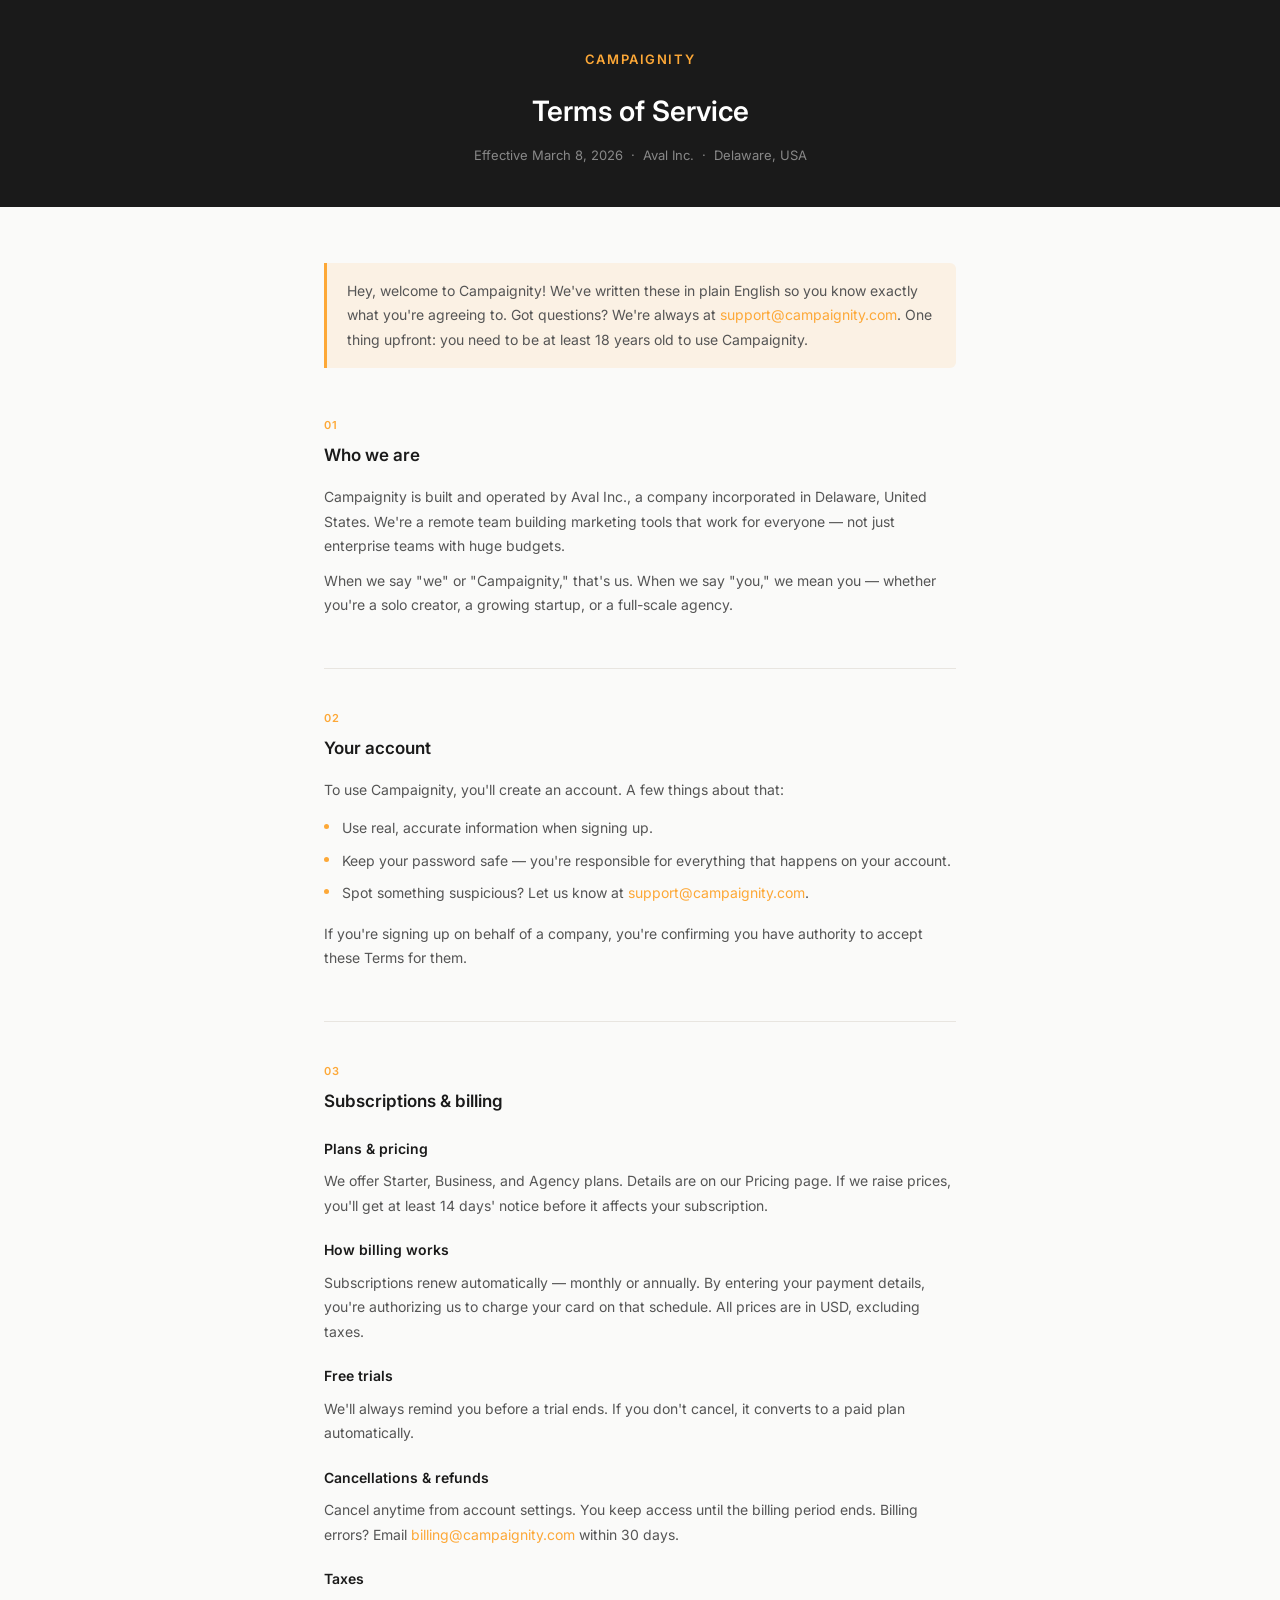
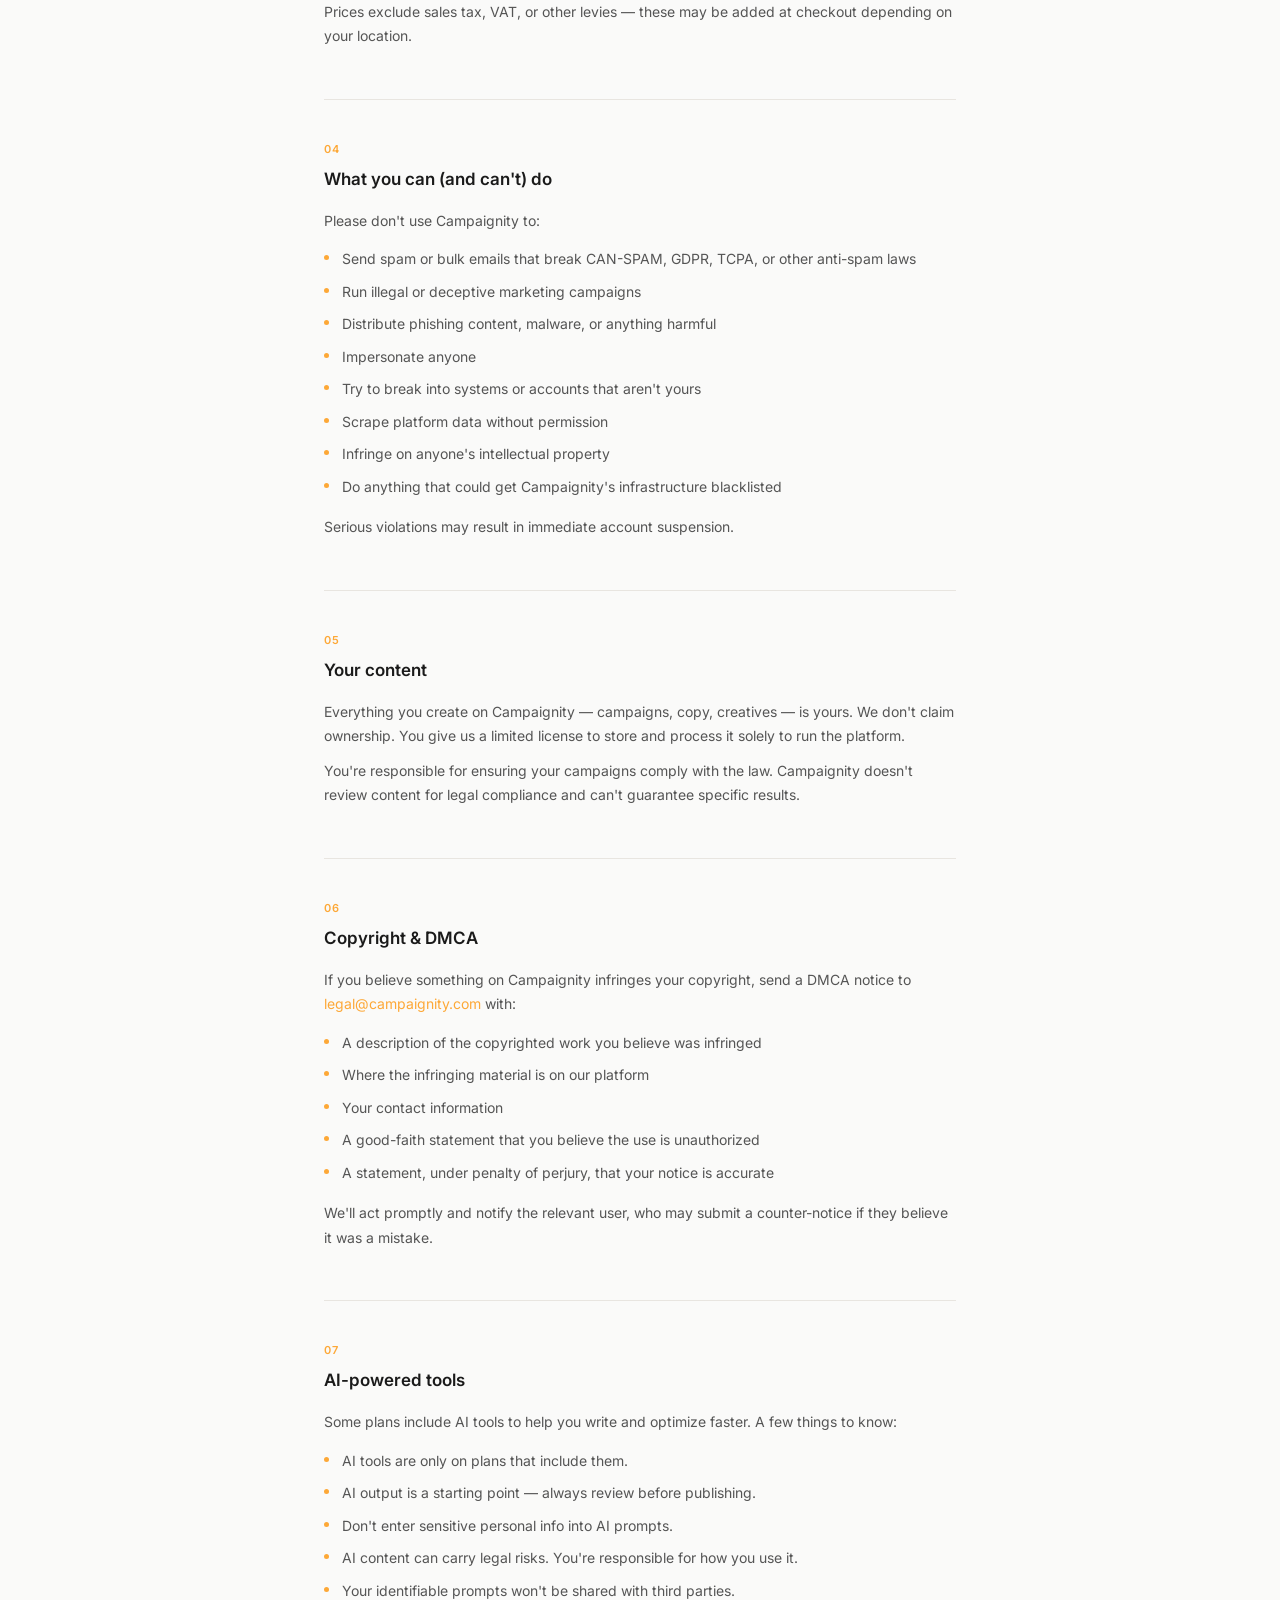
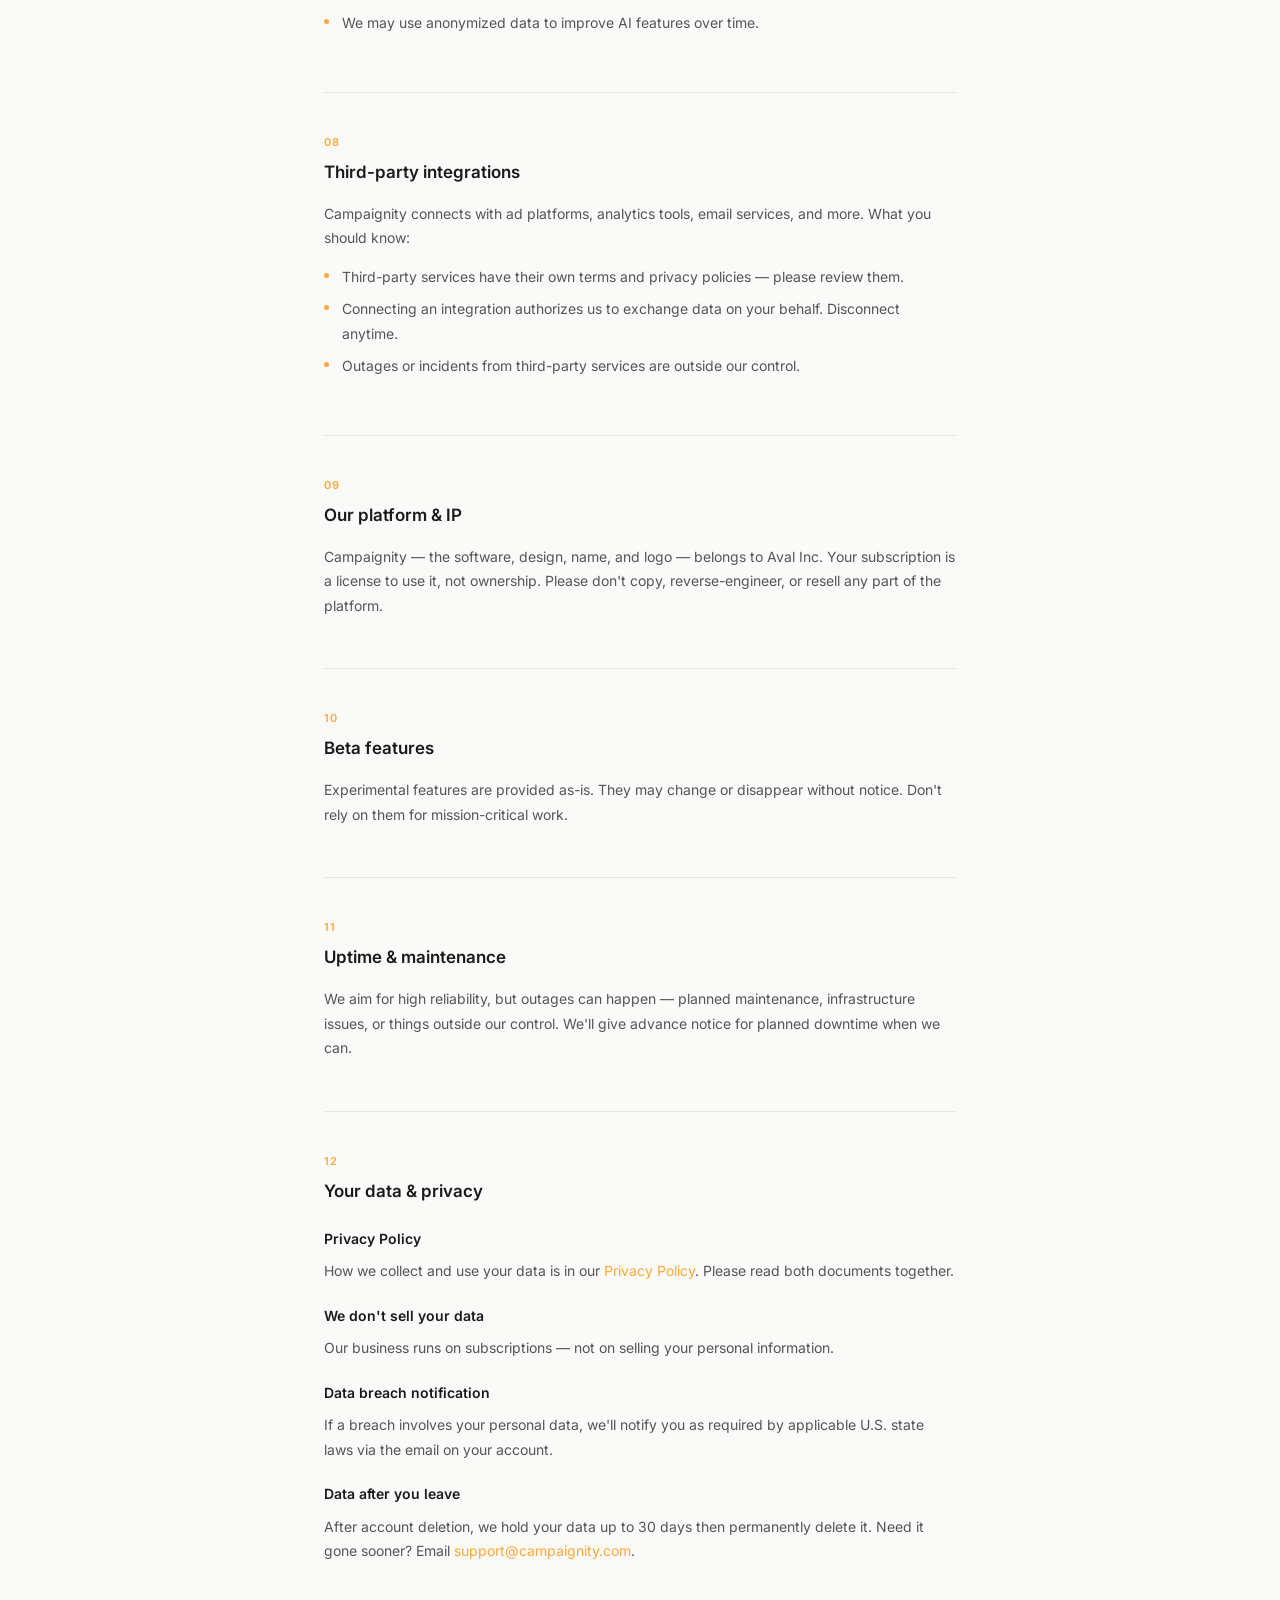
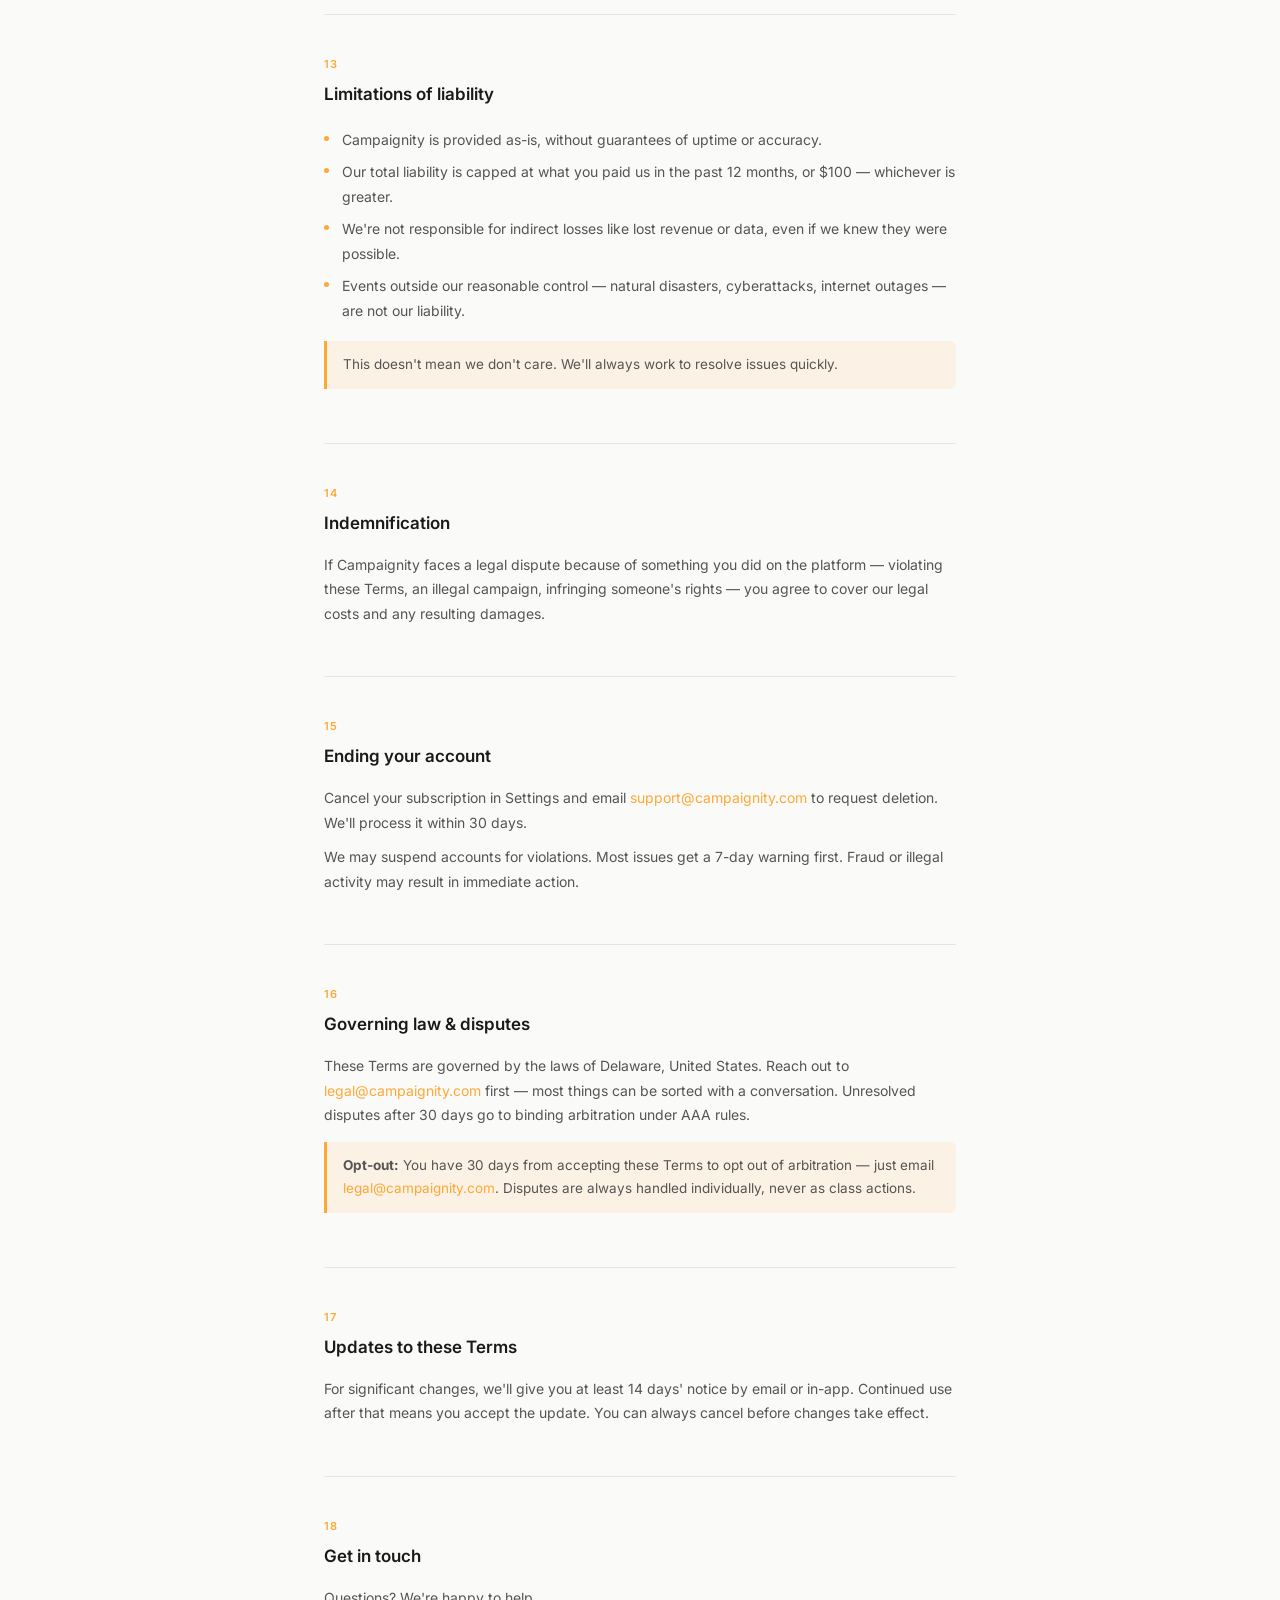
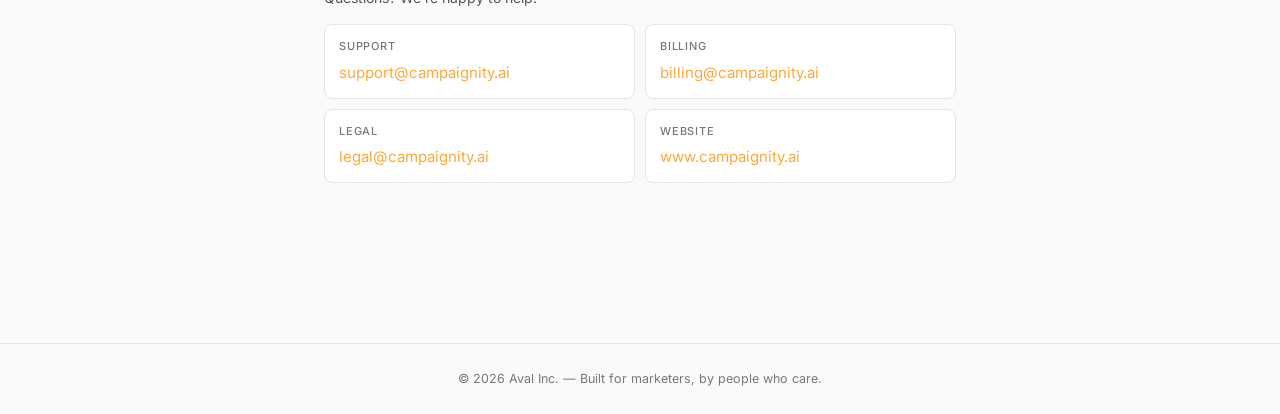
<file: products/campaignity/terms.html>
<!DOCTYPE html>
<html lang="en">
<head>
  <meta charset="UTF-8" />
  <link rel="apple-touch-icon" sizes="180x180" href="../../icons/apple-touch-icon.png">
  <link rel="icon" type="image/png" sizes="32x32" href="../../icons/favicon-32x32.png">
  <link rel="icon" type="image/png" sizes="16x16" href="../../icons/favicon-16x16.png">
  <link rel="manifest" href="../../icons/site.webmanifest">
  <meta name="viewport" content="width=device-width, initial-scale=1.0" />
  <title>Terms of Service — Campaignity</title>
  <link rel="preconnect" href="https://fonts.googleapis.com" />
  <link href="https://fonts.googleapis.com/css2?family=Inter:wght@400;500;600&display=swap" rel="stylesheet" />
  <style>
    :root {
      --orange: #FDA837;
      --orange-tp: #fda7371c;
      --dark: #1a1a1a;
      --body-bg: #fafaf9;
      --text: #333;
      --muted: #777;
      --border: #e8e5e0;
    }

    * { box-sizing: border-box; margin: 0; padding: 0; }

    body {
      background: var(--body-bg);
      font-family: 'Inter', sans-serif;
      font-size: 15px;
      color: var(--text);
      line-height: 1.75;
    }

    /* Header */
    header {
      background: var(--dark);
      padding: 48px 24px 40px;
      text-align: center;
    }

    header .logo {
      font-size: 13px;
      font-weight: 600;
      letter-spacing: 0.12em;
      text-transform: uppercase;
      color: var(--orange);
      margin-bottom: 16px;
    }

    header h1 {
      font-size: 28px;
      font-weight: 600;
      color: #fff;
      margin-bottom: 8px;
    }

    header p {
      font-size: 13px;
      color: #888;
    }

    /* Progress */
    #progress {
      height: 3px;
      width: 0%;
      background: var(--orange);
      position: fixed;
      top: 0;
      left: 0;
      z-index: 100;
      transition: width 0.1s linear;
    }

    /* Main */
    main {
      max-width: 680px;
      margin: 0 auto;
      padding: 56px 24px 80px;
    }

    /* Intro */
    .intro {
      background: var(--orange-tp);
      border-left: 3px solid var(--orange);
      padding: 16px 20px;
      border-radius: 0 6px 6px 0;
      margin-bottom: 48px;
      font-size: 14px;
      color: #555;
    }

    /* Section */
    .section {
      margin-bottom: 40px;
      padding-bottom: 40px;
      border-bottom: 1px solid var(--border);
    }

    .section:last-of-type { border-bottom: none; }

    .section-num {
      font-size: 11px;
      font-weight: 600;
      letter-spacing: 0.1em;
      text-transform: uppercase;
      color: var(--orange);
      margin-bottom: 6px;
    }

    .section h2 {
      font-size: 17px;
      font-weight: 600;
      color: var(--dark);
      margin-bottom: 14px;
    }

    .section h3 {
      font-size: 14px;
      font-weight: 600;
      color: var(--dark);
      margin: 20px 0 8px;
    }

    .section p {
      font-size: 14px;
      color: #555;
      margin-bottom: 10px;
    }

    .section ul {
      list-style: none;
      margin: 8px 0 12px;
    }

    .section ul li {
      font-size: 14px;
      color: #555;
      padding: 4px 0 4px 18px;
      position: relative;
    }

    .section ul li::before {
      content: '';
      width: 5px;
      height: 5px;
      background: var(--orange);
      border-radius: 50%;
      position: absolute;
      left: 0;
      top: 12px;
    }

    .note {
      background: var(--orange-tp);
      border-left: 3px solid var(--orange);
      padding: 12px 16px;
      border-radius: 0 6px 6px 0;
      font-size: 13.5px;
      color: #555;
      margin: 14px 0;
    }

    a { color: var(--orange); text-decoration: none; }
    a:hover { text-decoration: underline; }

    /* Contact */
    .contact-grid {
      display: grid;
      grid-template-columns: 1fr 1fr;
      gap: 10px;
      margin-top: 14px;
    }

    @media (max-width: 480px) { .contact-grid { grid-template-columns: 1fr; } }

    .contact-item {
      background: #fff;
      border: 1px solid var(--border);
      border-radius: 8px;
      padding: 12px 14px;
    }

    .contact-item span {
      display: block;
      font-size: 11px;
      font-weight: 500;
      letter-spacing: 0.07em;
      text-transform: uppercase;
      color: var(--muted);
      margin-bottom: 3px;
    }

    /* Footer */
    footer {
      text-align: center;
      padding: 24px;
      font-size: 12.5px;
      color: var(--muted);
      border-top: 1px solid var(--border);
    }
  </style>
</head>
<body>

<div id="progress"></div>

<header>
  <div class="logo">Campaignity</div>
  <h1>Terms of Service</h1>
  <p>Effective March 8, 2026 &nbsp;·&nbsp; Aval Inc. &nbsp;·&nbsp; Delaware, USA</p>
</header>

<main>

  <div class="intro">
    Hey, welcome to Campaignity! We've written these in plain English so you know exactly what you're agreeing to. Got questions? We're always at <a href="mailto:support@campaignity.com">support@campaignity.com</a>. One thing upfront: you need to be at least 18 years old to use Campaignity.
  </div>

  <div class="section">
    <div class="section-num">01</div>
    <h2>Who we are</h2>
    <p>Campaignity is built and operated by Aval Inc., a company incorporated in Delaware, United States. We're a remote team building marketing tools that work for everyone — not just enterprise teams with huge budgets.</p>
    <p>When we say "we" or "Campaignity," that's us. When we say "you," we mean you — whether you're a solo creator, a growing startup, or a full-scale agency.</p>
  </div>

  <div class="section">
    <div class="section-num">02</div>
    <h2>Your account</h2>
    <p>To use Campaignity, you'll create an account. A few things about that:</p>
    <ul>
      <li>Use real, accurate information when signing up.</li>
      <li>Keep your password safe — you're responsible for everything that happens on your account.</li>
      <li>Spot something suspicious? Let us know at <a href="mailto:support@campaignity.com">support@campaignity.com</a>.</li>
    </ul>
    <p>If you're signing up on behalf of a company, you're confirming you have authority to accept these Terms for them.</p>
  </div>

  <div class="section">
    <div class="section-num">03</div>
    <h2>Subscriptions &amp; billing</h2>
    <h3>Plans &amp; pricing</h3>
    <p>We offer Starter, Business, and Agency plans. Details are on our Pricing page. If we raise prices, you'll get at least 14 days' notice before it affects your subscription.</p>
    <h3>How billing works</h3>
    <p>Subscriptions renew automatically — monthly or annually. By entering your payment details, you're authorizing us to charge your card on that schedule. All prices are in USD, excluding taxes.</p>
    <h3>Free trials</h3>
    <p>We'll always remind you before a trial ends. If you don't cancel, it converts to a paid plan automatically.</p>
    <h3>Cancellations &amp; refunds</h3>
    <p>Cancel anytime from account settings. You keep access until the billing period ends. Billing errors? Email <a href="mailto:billing@campaignity.com">billing@campaignity.com</a> within 30 days.</p>
    <h3>Taxes</h3>
    <p>Prices exclude sales tax, VAT, or other levies — these may be added at checkout depending on your location.</p>
  </div>

  <div class="section">
    <div class="section-num">04</div>
    <h2>What you can (and can't) do</h2>
    <p>Please don't use Campaignity to:</p>
    <ul>
      <li>Send spam or bulk emails that break CAN-SPAM, GDPR, TCPA, or other anti-spam laws</li>
      <li>Run illegal or deceptive marketing campaigns</li>
      <li>Distribute phishing content, malware, or anything harmful</li>
      <li>Impersonate anyone</li>
      <li>Try to break into systems or accounts that aren't yours</li>
      <li>Scrape platform data without permission</li>
      <li>Infringe on anyone's intellectual property</li>
      <li>Do anything that could get Campaignity's infrastructure blacklisted</li>
    </ul>
    <p>Serious violations may result in immediate account suspension.</p>
  </div>

  <div class="section">
    <div class="section-num">05</div>
    <h2>Your content</h2>
    <p>Everything you create on Campaignity — campaigns, copy, creatives — is yours. We don't claim ownership. You give us a limited license to store and process it solely to run the platform.</p>
    <p>You're responsible for ensuring your campaigns comply with the law. Campaignity doesn't review content for legal compliance and can't guarantee specific results.</p>
  </div>

  <div class="section">
    <div class="section-num">06</div>
    <h2>Copyright &amp; DMCA</h2>
    <p>If you believe something on Campaignity infringes your copyright, send a DMCA notice to <a href="mailto:legal@campaignity.com">legal@campaignity.com</a> with:</p>
    <ul>
      <li>A description of the copyrighted work you believe was infringed</li>
      <li>Where the infringing material is on our platform</li>
      <li>Your contact information</li>
      <li>A good-faith statement that you believe the use is unauthorized</li>
      <li>A statement, under penalty of perjury, that your notice is accurate</li>
    </ul>
    <p>We'll act promptly and notify the relevant user, who may submit a counter-notice if they believe it was a mistake.</p>
  </div>

  <div class="section">
    <div class="section-num">07</div>
    <h2>AI-powered tools</h2>
    <p>Some plans include AI tools to help you write and optimize faster. A few things to know:</p>
    <ul>
      <li>AI tools are only on plans that include them.</li>
      <li>AI output is a starting point — always review before publishing.</li>
      <li>Don't enter sensitive personal info into AI prompts.</li>
      <li>AI content can carry legal risks. You're responsible for how you use it.</li>
      <li>Your identifiable prompts won't be shared with third parties.</li>
      <li>We may use anonymized data to improve AI features over time.</li>
    </ul>
  </div>

  <div class="section">
    <div class="section-num">08</div>
    <h2>Third-party integrations</h2>
    <p>Campaignity connects with ad platforms, analytics tools, email services, and more. What you should know:</p>
    <ul>
      <li>Third-party services have their own terms and privacy policies — please review them.</li>
      <li>Connecting an integration authorizes us to exchange data on your behalf. Disconnect anytime.</li>
      <li>Outages or incidents from third-party services are outside our control.</li>
    </ul>
  </div>

  <div class="section">
    <div class="section-num">09</div>
    <h2>Our platform &amp; IP</h2>
    <p>Campaignity — the software, design, name, and logo — belongs to Aval Inc. Your subscription is a license to use it, not ownership. Please don't copy, reverse-engineer, or resell any part of the platform.</p>
  </div>

  <div class="section">
    <div class="section-num">10</div>
    <h2>Beta features</h2>
    <p>Experimental features are provided as-is. They may change or disappear without notice. Don't rely on them for mission-critical work.</p>
  </div>

  <div class="section">
    <div class="section-num">11</div>
    <h2>Uptime &amp; maintenance</h2>
    <p>We aim for high reliability, but outages can happen — planned maintenance, infrastructure issues, or things outside our control. We'll give advance notice for planned downtime when we can.</p>
  </div>

  <div class="section">
    <div class="section-num">12</div>
    <h2>Your data &amp; privacy</h2>
    <h3>Privacy Policy</h3>
    <p>How we collect and use your data is in our <a href="https://campaignity.com/privacy">Privacy Policy</a>. Please read both documents together.</p>
    <h3>We don't sell your data</h3>
    <p>Our business runs on subscriptions — not on selling your personal information.</p>
    <h3>Data breach notification</h3>
    <p>If a breach involves your personal data, we'll notify you as required by applicable U.S. state laws via the email on your account.</p>
    <h3>Data after you leave</h3>
    <p>After account deletion, we hold your data up to 30 days then permanently delete it. Need it gone sooner? Email <a href="mailto:support@campaignity.com">support@campaignity.com</a>.</p>
  </div>

  <div class="section">
    <div class="section-num">13</div>
    <h2>Limitations of liability</h2>
    <ul>
      <li>Campaignity is provided as-is, without guarantees of uptime or accuracy.</li>
      <li>Our total liability is capped at what you paid us in the past 12 months, or $100 — whichever is greater.</li>
      <li>We're not responsible for indirect losses like lost revenue or data, even if we knew they were possible.</li>
      <li>Events outside our reasonable control — natural disasters, cyberattacks, internet outages — are not our liability.</li>
    </ul>
    <div class="note">This doesn't mean we don't care. We'll always work to resolve issues quickly.</div>
  </div>

  <div class="section">
    <div class="section-num">14</div>
    <h2>Indemnification</h2>
    <p>If Campaignity faces a legal dispute because of something you did on the platform — violating these Terms, an illegal campaign, infringing someone's rights — you agree to cover our legal costs and any resulting damages.</p>
  </div>

  <div class="section">
    <div class="section-num">15</div>
    <h2>Ending your account</h2>
    <p>Cancel your subscription in Settings and email <a href="mailto:support@campaignity.com">support@campaignity.com</a> to request deletion. We'll process it within 30 days.</p>
    <p>We may suspend accounts for violations. Most issues get a 7-day warning first. Fraud or illegal activity may result in immediate action.</p>
  </div>

  <div class="section">
    <div class="section-num">16</div>
    <h2>Governing law &amp; disputes</h2>
    <p>These Terms are governed by the laws of Delaware, United States. Reach out to <a href="mailto:legal@campaignity.com">legal@campaignity.com</a> first — most things can be sorted with a conversation. Unresolved disputes after 30 days go to binding arbitration under AAA rules.</p>
    <div class="note"><strong>Opt-out:</strong> You have 30 days from accepting these Terms to opt out of arbitration — just email <a href="mailto:legal@campaignity.com">legal@campaignity.com</a>. Disputes are always handled individually, never as class actions.</div>
  </div>

  <div class="section">
    <div class="section-num">17</div>
    <h2>Updates to these Terms</h2>
    <p>For significant changes, we'll give you at least 14 days' notice by email or in-app. Continued use after that means you accept the update. You can always cancel before changes take effect.</p>
  </div>

  <div class="section">
    <div class="section-num">18</div>
    <h2>Get in touch</h2>
    <p>Questions? We're happy to help.</p>
    <div class="contact-grid">
      <div class="contact-item"><span>Support</span><a href="mailto:support@campaignity.ai">support@campaignity.ai</a></div>
      <div class="contact-item"><span>Billing</span><a href="mailto:billing@campaignity.ai">billing@campaignity.ai</a></div>
      <div class="contact-item"><span>Legal</span><a href="mailto:legal@campaignity.ai">legal@campaignity.ai</a></div>
      <div class="contact-item"><span>Website</span><a href="https://www.campaignity.ai">www.campaignity.ai</a></div>
    </div>
  </div>

</main>

<footer>© 2026 Aval Inc. — Built for marketers, by people who care.</footer>

<script>
  const bar = document.getElementById('progress');
  window.addEventListener('scroll', () => {
    const pct = window.scrollY / (document.documentElement.scrollHeight - window.innerHeight) * 100;
    bar.style.width = pct + '%';
  });
</script>

</body>
</html>
</file>
<file: styles/main.css>
@import url('https://fonts.googleapis.com/css2?family=Syne:wght@400;500;600;700;800&family=DM+Sans:wght@300;400;500&display=swap');

* {
    margin: 0;
    padding: 0;
    box-sizing: border-box;
    font-family: "DM Sans", sans-serif;
}

:root {
    --content-bg: #060d1a;
    --inactive-border: #1a2535;
    --emphasis: #f0f4ff;
    --greyed-out: #7a8ba6;
    --hover: #0ea5e91a;
    --active-page: #0EA5E9;
    --hover-active: #0891d4;
    --tp: #0ea5e918;
    --button-CTA: #0EA5E9;
    --dark-blue: #030810;
    --footer-sub: #4a5a72;
    --card-bg: #0a1628;
    --border-bright: #0ea5e930;
}

body {
    overflow-x: hidden;
    background-color: var(--content-bg);
    color: var(--emphasis);
}

/* Grid overlay texture */
body::before {
    content: '';
    position: fixed;
    inset: 0;
    background-image:
        linear-gradient(rgba(14, 165, 233, 0.03) 1px, transparent 1px),
        linear-gradient(90deg, rgba(14, 165, 233, 0.03) 1px, transparent 1px);
    background-size: 48px 48px;
    pointer-events: none;
    z-index: 0;
}

/* Glow blob */
body::after {
    content: '';
    position: fixed;
    top: -200px;
    left: 50%;
    transform: translateX(-50%);
    width: 800px;
    height: 500px;
    background: radial-gradient(ellipse, rgba(14, 165, 233, 0.12) 0%, transparent 70%);
    pointer-events: none;
    z-index: 0;
}

.container {
    position: relative;
    z-index: 1;
}

/* ── HEADER ── */
.container .header {
    position: fixed;
    width: 90%;
    top: 20px;
    left: 50%;
    transform: translateX(-50%);
    background: rgba(6, 13, 26, 0.75);
    display: flex;
    border: 1px solid var(--inactive-border);
    border-radius: 14px;
    justify-content: space-between;
    align-items: center;
    padding: 10px 20px;
    backdrop-filter: blur(16px);
    z-index: 999999;
    transition: border-color 0.3s;
}

.container .header:hover {
    border-color: var(--border-bright);
}

.container .header img {
    width: 36px;
}

.container .header .comp {
    display: flex;
    align-items: center;
    gap: 10px;
}

.container .header .comp h3 {
    font-family: 'Syne', sans-serif;
    font-weight: 700;
    font-size: 17px;
    color: var(--emphasis);
    letter-spacing: -0.02em;
}

.header .navs ul {
    display: flex;
    list-style-type: none;
    gap: 28px;
    color: var(--greyed-out);
}
.header .navs ul a{
    color: var(--greyed-out);
    text-decoration: none;
}
.header .navs ul li, .header .navs ul a{
    font-size: 14px;
    font-weight: 500;
    cursor: pointer;
    transition: color 0.2s;
    letter-spacing: 0.01em;
}

.header .navs ul li:hover {
    color: var(--active-page);
}

.header .navs ul li.active {
    color: var(--active-page);
}

.container .header button {
    padding: 9px 18px;
    border-radius: 8px;
    background: var(--button-CTA);
    font-weight: 600;
    font-size: 13px;
    color: #fff;
    border: none;
    outline: none;
    display: flex;
    align-items: center;
    gap: 6px;
    cursor: pointer;
    transition: background 0.2s, transform 0.15s;
    letter-spacing: 0.01em;
}

.container .header button:hover {
    background: var(--hover-active);
    transform: translateY(-1px);
}

/* ── HERO ── */
.content {
    margin-top: 150px;
    padding: 20px;
}

.content .main {
    position: relative;
    width: min(900px, 100%);
    margin: 0 auto;
    text-align: center;
    line-height: 1.3;
    padding: 0 16px;
}

/* Techy badge */
.content .main::before {
    content: 'AVAL INC · ENTERPRISE SAAS';
    display: block;
    font-size: 11px;
    font-weight: 600;
    letter-spacing: 0.2em;
    color: var(--active-page);
    margin-bottom: 28px;
    opacity: 0.8;
}

.content .main .headline {
    font-family: 'Syne', sans-serif;
    text-align: center;
    font-size: clamp(26px, 5vw, 64px);
    margin-bottom: 24px;
    color: var(--emphasis);
    font-weight: 800;
    letter-spacing: -0.03em;
    line-height: 1.05;
}

.content .main .headline span {
    color: var(--active-page);
    display: block;
    position: relative;
}

.content .main.other .headline {
    font-size: clamp(30px, 5vw, 50px);
}

.main .subheadline {
    text-align: center;
    font-size: clamp(15px, 2vw, 18px);
    color: var(--greyed-out);
    margin-bottom: 48px;
    line-height: 1.7;
    max-width: 600px;
    margin-left: auto;
    margin-right: auto;
    font-weight: 300;
}

.main .buttons {
    display: flex;
    justify-content: center;
    gap: 12px;
    flex-wrap: wrap;
    margin-bottom: 120px;
}

.main .buttons button {
    padding: 14px 28px;
    background: var(--active-page);
    color: #fff;
    font-weight: 600;
    border-radius: 9px;
    border: none;
    outline: none;
    font-size: 14px;
    cursor: pointer;
    transition: background 0.2s, transform 0.15s;
    letter-spacing: 0.01em;
}

.main .buttons button:hover:not(.secondary) {
    background: var(--hover-active);
    transform: translateY(-2px);
}

.main .buttons button.secondary {
    background-color: transparent;
    color: var(--emphasis);
    border: 1px solid var(--inactive-border);
}

.main .buttons button.secondary:hover {
    background: var(--hover);
    border-color: var(--border-bright);
}

/* ── FOUNDATIONS ── */
.foundations {
    max-width: 1100px;
    margin: 0 auto;
    padding: 0 16px;
}

.foundations .head {
    text-align: center;
    margin-top: 80px;
    margin-bottom: 60px;
}

.foundations .head h3 {
    font-family: 'Syne', sans-serif;
    font-size: clamp(26px, 4vw, 40px);
    color: var(--emphasis);
    font-weight: 700;
    margin-bottom: 12px;
    letter-spacing: -0.02em;
}

.foundations .head p {
    color: var(--greyed-out);
    font-size: 16px;
    font-weight: 300;
}

.foundations .cards {
    display: grid;
    grid-template-columns: repeat(auto-fit, minmax(280px, 1fr));
    gap: 16px;
    margin-bottom: 80px;
}

.foundations .cards .card {
    border: 1px solid var(--inactive-border);
    padding: 28px 24px;
    border-radius: 12px;
    background: var(--card-bg);
    transition: border-color 0.25s, box-shadow 0.25s, transform 0.2s;
    position: relative;
    overflow: hidden;
}

/* Subtle top glow on card */
.foundations .cards .card::before {
    content: '';
    position: absolute;
    top: 0;
    left: 0;
    right: 0;
    height: 1px;
    background: linear-gradient(90deg, transparent, var(--active-page), transparent);
    opacity: 0;
    transition: opacity 0.3s;
}

.foundations .cards .card:hover {
    border-color: var(--border-bright);
    box-shadow: 0 8px 32px rgba(14, 165, 233, 0.12);
    transform: translateY(-3px);
}

.foundations .cards .card:hover::before {
    opacity: 1;
}

.foundations .cards .card span.icon {
    display: inline-flex;
    height: 44px;
    width: 44px;
    border-radius: 10px;
    color: var(--active-page);
    background: var(--tp);
    border: 1px solid var(--border-bright);
    font-size: 22px;
    align-items: center;
    justify-content: center;
    margin-bottom: 20px;
}

.foundations .cards .card h3 {
    font-family: 'Syne', sans-serif;
    color: var(--emphasis);
    font-weight: 600;
    font-size: 16px;
    margin-bottom: 10px;
    letter-spacing: -0.01em;
}

.foundations .cards .card p {
    color: var(--greyed-out);
    font-weight: 300;
    font-size: 14px;
    line-height: 1.65;
}

/* ── PRODUCTS ── */
.products {
    display: grid;
    margin: 30px auto;
    max-width: 1100px;
    padding: 0 16px;
}

.products .prod {
    display: flex;
    gap: 60px;
    padding: 20px 0;
    align-items: flex-start;
    flex-wrap: wrap;
}

.products .prod button a {
    color: #fff;
    text-decoration: none;
}

.products .prod .desc {
    flex: 1;
    min-width: 280px;
    line-height: 1.6;
}

.products .prod .desc .stat {
    display: inline-block;
    padding: 5px 14px;
    border-radius: 20px;
    color: var(--active-page);
    background: var(--tp);
    border: 1px solid var(--border-bright);
    margin-bottom: 20px;
    font-size: 12px;
    font-weight: 600;
    letter-spacing: 0.06em;
    text-transform: uppercase;
}

.products .prod .desc h3 {
    font-family: 'Syne', sans-serif;
    font-size: clamp(32px, 4vw, 50px);
    margin-top: 10px;
    margin-bottom: 12px;
    color: var(--emphasis);
    font-weight: 800;
    letter-spacing: -0.03em;
}

.products .prod .desc p,
.products .prod .desc li {
    color: var(--greyed-out);
    font-weight: 300;
    font-size: 15px;
    line-height: 1.65;
}

.products .prod span {
    border-radius: 12px;
    background: rgba(14, 165, 233, 0.08);
    border: 1px solid var(--border-bright);
    overflow: hidden;
}

.products .prod span img {
    width: min(400px, 100%);
    display: block;
}

.products .prod .desc .prodDets {
    margin-top: 20px;
    border-bottom: 1px solid var(--inactive-border);
    padding-bottom: 20px;
}

.products .prod .desc .prodDets li {
    list-style-type: none;
    color: var(--greyed-out);
    font-size: 14px;
}

.products .prod .desc button {
    padding: 12px 24px;
    margin-top: 24px;
    border-radius: 9px;
    border: none;
    background: var(--button-CTA);
    font-size: 14px;
    font-weight: 600;
    color: #fff;
    cursor: pointer;
    transition: background 0.2s, transform 0.15s;
}

.products .prod .desc button:hover {
    background: var(--hover-active);
    transform: translateY(-1px);
}

/* ── OUR STORY ── */
.ourStory {
    width: min(700px, 90%);
    margin: 0 auto;
    padding: 0 16px;
}

.ourStory h3 {
    font-family: 'Syne', sans-serif;
    margin-bottom: 12px;
    font-size: 28px;
    font-weight: 700;
    color: var(--emphasis);
    letter-spacing: -0.02em;
}

.ourStory p {
    line-height: 1.7;
    color: var(--greyed-out);
    font-size: 16px;
    font-weight: 300;
}

.line {
    border-bottom: 1px solid var(--inactive-border);
    height: 30px;
    margin-bottom: 20px;
}

/* ── VALUES ── */
.values h3:first-child {
    font-family: 'Syne', sans-serif;
    text-align: center;
    font-size: 30px;
    font-weight: 700;
    color: var(--emphasis);
}

.values .vals {
    display: grid;
    gap: 10px;
    grid-template-columns: repeat(auto-fit, minmax(260px, 1fr));
    margin-top: 50px;
}

.values .vals .val {
    text-align: center;
    padding: 24px;
    border: 1px solid var(--inactive-border);
    border-radius: 12px;
    background: var(--card-bg);
    transition: border-color 0.2s, transform 0.2s;
}

.values .vals .val:hover {
    border-color: var(--border-bright);
    transform: translateY(-2px);
}

.values .vals .val h3 {
    font-family: 'Syne', sans-serif;
    color: var(--emphasis);
    margin-bottom: 12px;
    font-size: 16px;
    font-weight: 600;
}

.values .vals .val p {
    color: var(--greyed-out);
    font-weight: 300;
    font-size: 14px;
}

.values .vals .val span {
    display: inline-flex;
    align-items: center;
    justify-content: center;
    border-radius: 10px;
    font-size: 26px;
    color: var(--active-page);
    width: 52px;
    height: 52px;
    background: var(--tp);
    border: 1px solid var(--border-bright);
    margin-bottom: 16px;
}

/* ── CONTACT ── */
.contactInfo {
    display: grid;
    grid-template-columns: repeat(auto-fit, minmax(280px, 1fr));
    gap: 16px;
}

.contactInfo .card {
    border: 1px solid var(--inactive-border);
    border-radius: 12px;
    padding: 24px;
    background: var(--card-bg);
    transition: border-color 0.2s, transform 0.2s;
}

.contactInfo .card:hover {
    border-color: var(--border-bright);
    transform: translateY(-2px);
}

.contactInfo .card span {
    display: flex;
    margin-bottom: 16px;
    border-radius: 10px;
    font-size: 26px;
    align-items: center;
    justify-content: center;
    background-color: var(--tp);
    border: 1px solid var(--border-bright);
    color: var(--active-page);
    width: 50px;
    height: 50px;
}

.contactInfo .card h3 {
    font-family: 'Syne', sans-serif;
    color: var(--emphasis);
    font-weight: 600;
    margin-bottom: 12px;
    font-size: 16px;
}

.contactInfo .card p {
    color: var(--greyed-out);
    margin-bottom: 12px;
    font-size: 14px;
    font-weight: 300;
}

.contactInfo .card p.info {
    color: var(--active-page);
    font-weight: 600;
}

/* ── FOOTER ── */
footer {
    background: var(--dark-blue);
    border-top: 1px solid var(--inactive-border);
    margin-top: 80px;
    color: var(--footer-sub);
    padding: 60px 24px 32px;
    position: relative;
    overflow: hidden;
}

footer::before {
    content: '';
    position: absolute;
    top: 0;
    left: 0;
    right: 0;
    height: 1px;
    background: linear-gradient(90deg, transparent, var(--active-page), transparent);
    opacity: 0.4;
}

footer .main {
    text-align: center;
    margin: 0 auto 100px;
    line-height: 1.6;
    max-width: 700px;
}

footer .main.hide { display: none; }

footer .main h3 {
    font-family: 'Syne', sans-serif;
    font-size: clamp(28px, 5vw, 50px);
    color: #fff;
    font-weight: 800;
    letter-spacing: -0.03em;
    margin-bottom: 16px;
}

footer .main p {
    color: var(--footer-sub);
    font-size: 16px;
    margin-bottom: 36px;
    font-weight: 300;
}

footer .main button {
    background: var(--active-page);
    border: none;
    outline: none;
    padding: 14px 28px;
    font-size: 14px;
    font-weight: 600;
    color: #fff;
    border-radius: 9px;
    cursor: pointer;
    transition: background 0.2s, transform 0.15s;
}

footer .main button:hover {
    background: var(--hover-active);
    transform: translateY(-1px);
}

footer .bottom {
    display: flex;
    flex-wrap: wrap;
    gap: 48px;
    margin-bottom: 40px;
    justify-content: space-between;
    border-bottom: 1px solid var(--inactive-border);
    padding-bottom: 40px;
}

footer .bottom img { width: 36px; }

footer .bottom .companyDesc {
    flex: 1;
    min-width: 240px;
    max-width: 380px;
    padding: 0;
}

footer .bottom .companyDesc .head {
    display: flex;
    align-items: center;
    gap: 10px;
    margin-bottom: 14px;
}

footer .bottom .companyDesc .head h3 {
    font-family: 'Syne', sans-serif;
    color: #fff;
    font-weight: 700;
    font-size: 16px;
}

footer .bottom .companyDesc .desc p {
    font-weight: 300;
    font-size: 14px;
    margin-bottom: 16px;
    line-height: 1.65;
}

footer .bottom .companyDesc .desc .socials {
    display: flex;
    gap: 8px;
    flex-wrap: wrap;
}

footer .bottom .companyDesc .desc .socials button {
    font-size: 18px;
    background: #0d1929;
    height: 38px;
    width: 38px;
    display: flex;
    align-items: center;
    justify-content: center;
    border: 1px solid var(--inactive-border);
    border-radius: 8px;
    color: var(--footer-sub);
    cursor: pointer;
    transition: border-color 0.2s, color 0.2s, background 0.2s;
}

footer .bottom .companyDesc .desc .socials button a {
    text-decoration: none;
    color: inherit;
    display: flex;
    align-items: center;
    justify-content: center;
}

footer .bottom .companyDesc .desc .socials button:hover {
    background: var(--tp);
    border-color: var(--border-bright);
    color: var(--active-page);
}

footer .bottom .newsletter {
    flex: 1;
    min-width: 260px;
    max-width: 460px;
}

footer .bottom .newsletter h3 {
    font-family: 'Syne', sans-serif;
    color: #fff;
    font-weight: 700;
    font-size: 18px;
    margin-bottom: 8px;
}

footer .bottom .newsletter p {
    font-size: 14px;
    font-weight: 300;
    margin-bottom: 20px;
    line-height: 1.5;
}

footer .bottom .newsletter form {
    display: flex;
    flex-wrap: wrap;
    gap: 10px;
}

footer .bottom .newsletter form input {
    flex: 1;
    min-width: 200px;
    height: 42px;
    padding: 0 14px;
    border-radius: 8px;
    border: 1px solid var(--inactive-border);
    background: #0a1628;
    color: var(--emphasis);
    outline: none;
    font-size: 14px;
    transition: border-color 0.2s;
}

footer .bottom .newsletter form input:focus {
    border-color: var(--active-page);
}

footer .bottom .newsletter form input::placeholder {
    color: var(--footer-sub);
}

footer .bottom .newsletter form button {
    padding: 0 20px;
    height: 42px;
    background: var(--active-page);
    border: none;
    outline: none;
    border-radius: 8px;
    color: #fff;
    font-weight: 600;
    font-size: 14px;
    cursor: pointer;
    transition: background 0.2s;
    white-space: nowrap;
}

footer .bottom .newsletter form button:hover {
    background: var(--hover-active);
}

footer > p {
    text-align: center;
    font-size: 13px;
    color: var(--footer-sub);
}

/* ── ALERT ── */
.alert {
    position: fixed;
    top: 90px;
    right: 20px;
    font-size: 14px;
    border-radius: 9px;
    display: flex;
    align-items: center;
    padding: 10px 16px;
    width: 280px;
    border: 1px solid;
    background: rgba(6, 13, 26, 0.85);
    backdrop-filter: blur(8px);
    opacity: 0;
    transition: opacity 0.3s;
    z-index: 99999;
}

.alert.neg {
    background-color: rgba(255, 38, 0, 0.15);
    border-color: rgba(255, 38, 0, 0.3);
    color: #ff6b6b;
}

.alert.pos {
    background-color: rgba(43, 255, 0, 0.1);
    border-color: rgba(43, 255, 0, 0.2);
    color: #6bff6b;
}

.alert.active { opacity: 1; }

/* ── HAMBURGER (mobile nav) ── */
.hamburger {
    display: none;
    flex-direction: column;
    gap: 5px;
    cursor: pointer;
    padding: 4px;
}

.hamburger span {
    display: block;
    width: 22px;
    height: 2px;
    background: var(--emphasis);
    border-radius: 2px;
    transition: all 0.3s;
}

/* ── RESPONSIVE ── */
@media (max-width: 1200px) {
    .content .main { width: 100%; }
    .ourStory { width: 90%; }
}

@media (max-width: 900px) {
    .products .prod { gap: 32px; }
    .products .prod span img { width: 100%; }
}

@media (max-width: 768px) {
    .container .header { width: 94%; padding: 10px 16px; }

    .header .navs { display: none; }
    .header .navs.open {
        display: flex;
        position: absolute;
        top: calc(100% + 12px);
        left: 0;
        right: 0;
        background: rgba(6, 13, 26, 0.97);
        border: 1px solid var(--inactive-border);
        border-radius: 12px;
        padding: 16px;
        backdrop-filter: blur(16px);
    }

    .header .navs.open ul {
        flex-direction: column;
        gap: 16px;
        width: 100%;
    }

    .header .navs.open ul li { font-size: 16px; }

    .hamburger { display: flex; }

    .container .header button { display: none; }

    .content { margin-top: 120px; }

    .main .buttons { flex-direction: column; align-items: center; }
    .main .buttons button { width: 100%; max-width: 300px; }

    .foundations .cards { grid-template-columns: 1fr; }

    .products .prod { flex-direction: column; }
    .products .prod span { width: 100%; }
    .products .prod span img { width: 100%; }

    footer .bottom { flex-direction: column; }
    footer .bottom .companyDesc,
    footer .bottom .newsletter { max-width: 100%; }
}

@media (max-width: 480px) {
    footer .bottom .newsletter form { flex-direction: column; }
    footer .bottom .newsletter form input { min-width: 100%; padding: 10px; }
    footer .bottom .newsletter form button { width: 100%; }
    .contactInfo { grid-template-columns: 1fr; }
    .content .main .headline {
        font-size: clamp(24px, 8vw, 36px);
        letter-spacing: -0.02em;
    }

    .main .subheadline {
        font-size: 14px;
    }

    .content {
        margin-top: 120px;
    }
}
</file>
